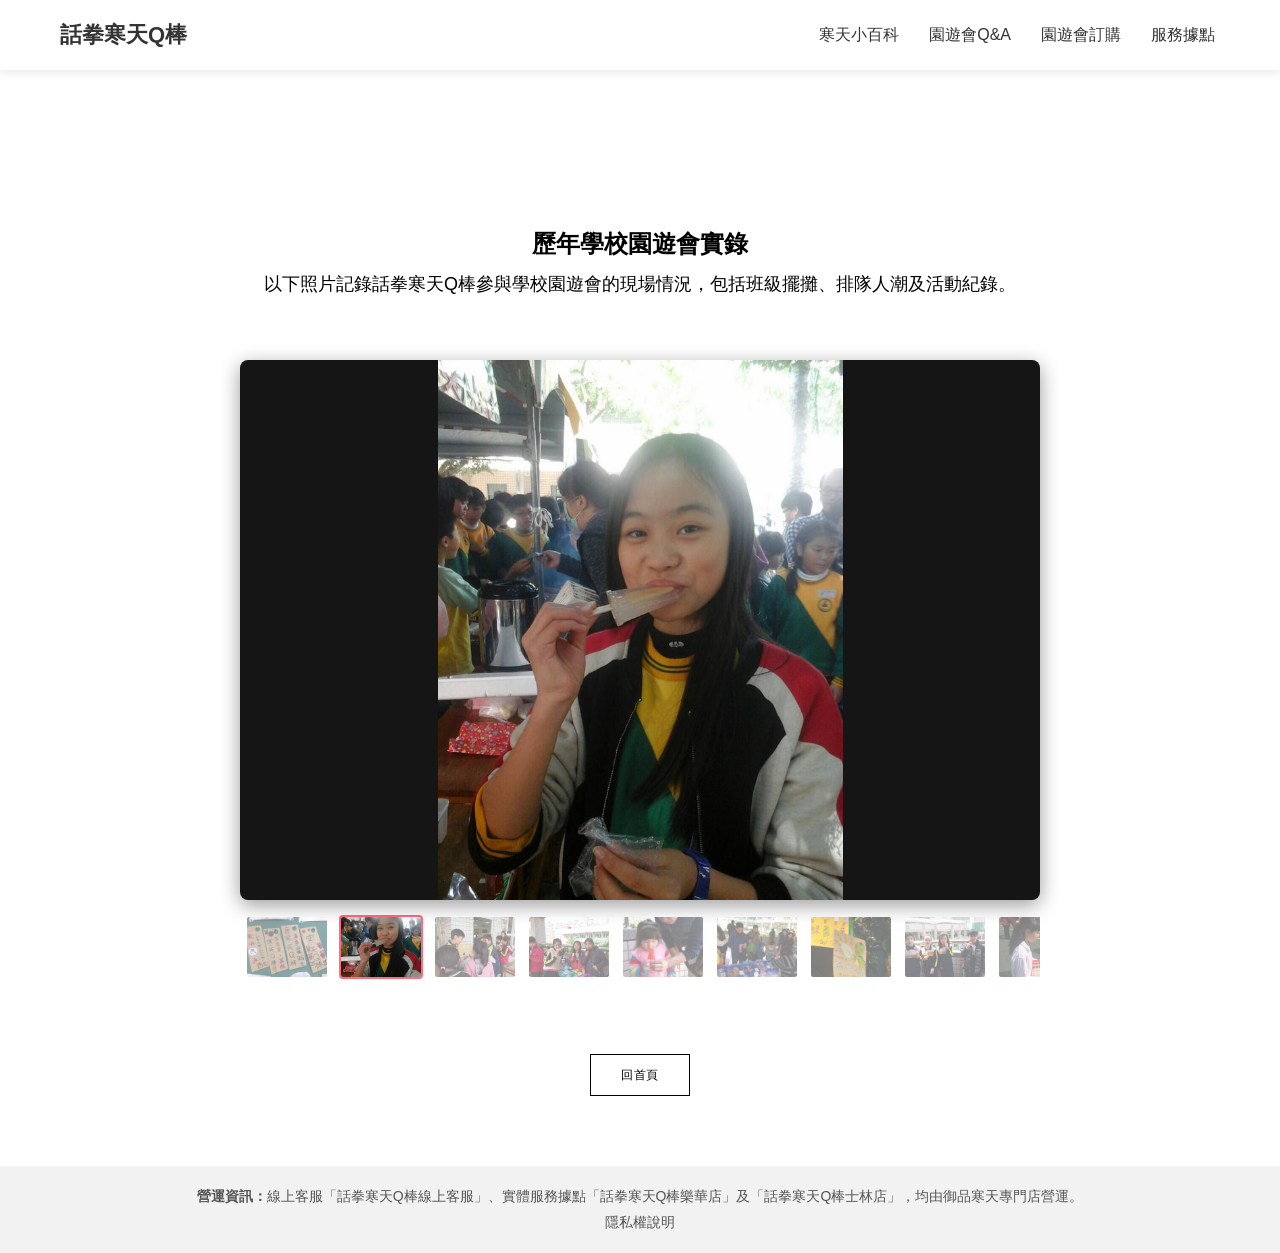
<file: 27511241802352637636.html>
<!DOCTYPE html>
<html lang="zh-Hant-TW">
	<head>
		<!-- Google tag (gtag.js) -->
		<script async src="https://www.googletagmanager.com/gtag/js?id=G-H75JQ8DB7B"></script>
		<script src="site-analytics.js"></script>
		<title>學校園遊會歷年實錄｜話拳寒天Q棒</title>
		<link rel="canonical" href="https://qqbar2013.github.io/web/27511241802352637636.html" />
		<meta name="description" content="瀏覽話拳寒天Q棒歷年學校園遊會現場照片，包含班級擺攤、排隊人潮與活動紀錄。" />
		<meta name="robots" content="index, follow, max-image-preview:large" />
		<meta property="og:locale" content="zh_TW" />
		<meta property="og:type" content="website" />
		<meta property="og:site_name" content="話拳寒天Q棒" />
		<meta property="og:title" content="學校園遊會歷年實錄｜話拳寒天Q棒" />
		<meta property="og:description" content="瀏覽歷年學校園遊會現場、排隊人潮與班級擺攤紀錄。" />
		<meta property="og:url" content="https://qqbar2013.github.io/web/27511241802352637636.html" />
		<meta property="og:image" content="https://qqbar2013.github.io/web/uploads/1/2/4/5/124560042/10503-06-190309-0038.jpg" />
		<meta name="twitter:card" content="summary_large_image" />
		<meta http-equiv="Content-Type" content="text/html; charset=utf-8" />
		<meta name="viewport" content="width=device-width, initial-scale=1.0" />
		<meta name="google-site-verification" content="z-5UtkmPJIbmb4eJAT8ooaVAMzDH4TRlbMWdKeIVxls" />

<style>
/* === 1. 彈出視窗背景與定位 === */
#site-notice {
    position: fixed;
    z-index: 1000000 !important;
    left: 0;
    top: 0;
    width: 100%;
    height: 100%;
    overflow: auto;
    background-color: rgba(0, 0, 0, 0.6); 
    display: none;
    justify-content: center;
    align-items: center;
    padding: 20px;
}
.notice-content {
    background-color: #fefefe;
    margin: auto;
    padding: 0;
    border-radius: 10px;
    width: 90%; 
    max-width: 450px; 
    box-shadow: 0 4px 12px rgba(0, 0, 0, 0.3);
    position: relative;
    overflow: hidden; 
    animation: fadeIn 0.3s; 
}
.notice-image {
    display: block;
    width: 100%; 
    height: auto; 
}
.close-btn-notice {
    color: #aaa;
    position: absolute;
    top: 5px; 
    right: 10px;
    font-size: 32px;
    font-weight: bold;
    cursor: pointer;
    line-height: 1;
    text-shadow: 0 0 5px rgba(0, 0, 0, 0.8); 
    z-index: 1000000;
}
.close-btn-notice:hover, .close-btn-notice:focus {
    color: #fff;
    text-decoration: none;
}
@keyframes fadeIn {
    from { opacity: 0; transform: scale(0.95); }
    to { opacity: 1; transform: scale(1); }
}

/* ==================== 全新導覽列結構樣式 ==================== */
:root {
  --nav-height: 70px;
  --primary-color: #333;
  --hover-color: #ff6600; 
}

.custom-navbar {
  position: fixed;
  top: 0;
  left: 0;
  width: 100%;
  height: var(--nav-height);
  background-color: #ffffff !important;
  box-shadow: 0 2px 10px rgba(0,0,0,0.1);
  z-index: 99999 !important;
}

.nav-spacer {
  height: var(--nav-height);
}

.nav-container {
  max-width: 1200px;
  margin: 0 auto;
  height: 100%;
  display: flex;
  justify-content: space-between;
  align-items: center;
  padding: 0 20px;
  box-sizing: border-box;
}

.nav-logo a {
  font-size: 22px;
  font-weight: bold;
  color: var(--primary-color);
  text-decoration: none;
}

.nav-menu ul {
  list-style: none;
  margin: 0;
  padding: 0;
  display: flex;
}

.nav-menu li {
  margin-left: 20px;
}

.nav-link {
  color: var(--primary-color);
  text-decoration: none;
  font-size: 16px;
  transition: color 0.3s;
  padding: 10px 5px;
  display: block;
}

.nav-link:hover {
  color: var(--hover-color);
}

.nav-toggle {
  display: none;
}

.nav-toggle-label {
  display: none;
}

/* ==================== RWD 手機版導覽列樣式 ==================== */
@media screen and (max-width: 768px) {
  .nav-menu {
    position: absolute;
    top: var(--nav-height);
    left: 0;
    width: 100%;
    background-color: #ffffff;
    box-shadow: 0 4px 10px rgba(0,0,0,0.1);
    max-height: 0;
    overflow: hidden;
    transition: max-height 0.3s ease-in-out;
  }

  .nav-menu ul {
    flex-direction: column;
    padding: 10px 0;
  }

  .nav-menu li {
    margin: 0;
    text-align: center;
  }

  .nav-link {
    padding: 15px 0;
    border-bottom: 1px solid #eee;
  }

  .nav-toggle-label {
    display: flex;
    align-items: center;
    cursor: pointer;
    height: 100%;
    padding: 10px;
  }

  .nav-toggle-label span,
  .nav-toggle-label span::before,
  .nav-toggle-label span::after {
    display: block;
    background: var(--primary-color);
    height: 3px;
    width: 25px;
    position: relative;
    transition: all 0.3s;
  }

  .nav-toggle-label span::before,
  .nav-toggle-label span::after {
    content: '';
    position: absolute;
  }

  .nav-toggle-label span::before { top: -8px; }
  .nav-toggle-label span::after { bottom: -8px; }

  .nav-toggle:checked ~ .nav-menu {
    max-height: 300px;
  }

  .nav-toggle:checked ~ .nav-toggle-label span {
    background: transparent;
  }

  .nav-toggle:checked ~ .nav-toggle-label span::before {
    top: 0;
    transform: rotate(45deg);
  }

  .nav-toggle:checked ~ .nav-toggle-label span::after {
    top: 0;
    transform: rotate(-45deg);
  }
}

/* === 2. 幻燈片控制樣式 === */
.gallery-container {
    max-width: 800px;
    margin: 0 auto;
    position: relative;
}
/* 大圖展示區 */
.main-stage {
    position: relative;
    width: 100%;
    height: 540px;
    background: #151515;
    border-radius: 8px;
    overflow: hidden;
    box-shadow: 0 5px 20px rgba(0,0,0,0.4);
}
.main-stage img {
    position: absolute;
    width: 100%;
    height: 100%;
    object-fit: contain; 
    opacity: 0;
    transition: opacity 0.4s ease-in-out;
    left: 0;
    top: 0;
    z-index: 1;
}
/* 透過 JS 控管動態 active 顯示效果 */
.main-stage img.active {
    opacity: 1;
    z-index: 2;
}

/* 下方縮圖橫向捲軸區 */
.thumb-scroll {
    display: flex;
    gap: 10px;
    overflow-x: auto;
    padding: 15px 5px;
    scroll-behavior: smooth;
}
.thumb-scroll::-webkit-scrollbar {
    height: 8px;
}
.thumb-scroll::-webkit-scrollbar-thumb {
    background: rgba(255,255,255,0.3);
    border-radius: 4px;
}
.thumb-scroll::-webkit-scrollbar-track {
    background: rgba(0,0,0,0.1);
}
.thumb-link {
    flex: 0 0 80px;
    height: 60px;
    border-radius: 4px;
    overflow: hidden;
    opacity: 0.5;
    transition: all 0.2s;
    border: 2px solid transparent;
}
.thumb-link.active, .thumb-link:hover, .thumb-link:focus {
    opacity: 1;
    border-color: #ff6b81; 
}
.thumb-link img {
    width: 100%;
    height: 100%;
    object-fit: cover;
}

@media (max-width: 768px) {
    .main-stage { height: 380px; } 
    .thumb-link { flex: 0 0 65px; height: 50px; }
}
</style>

		<link id="wsite-base-style" rel="stylesheet" type="text/css" href="https://cdn11.editmysite.com/css/sites.css?buildtime=1234" />
		<link rel="stylesheet" type="text/css" href="files/main_style.css?1783336841" title="wsite-theme-css" />
		<link href='https://cdn2.editmysite.com/fonts/Montserrat/font.css?2' rel='stylesheet' type='text/css' />
		<script src='https://cdn11.editmysite.com/js/jquery-1.8.3.min.js'></script>
	<style>
	.gallery-intro { max-width: 860px; margin: 0 auto 22px; padding: 18px; background: rgba(255,255,255,.92); border-radius: 14px; text-align: center; box-sizing: border-box; }
	.gallery-intro p { margin: 8px 0 0; font-size: 18px; line-height: 1.8; }
	</style>
	</head>

	<body class="no-header-page wsite-page-27511241802352637636 full-width-body-off header-overlay-on alt-nav-off wsite-theme-light">
	<div class="wrapper">
		
		<!-- === 全新精簡響應式導覽列（跨頁絕對網址版） === -->
		<header class="custom-navbar">
		  <div class="nav-container">
			<div class="nav-logo">
			  <a href="https://qqbar2013.github.io/web/">話拳寒天Q棒</a>
			</div>
			
			<input type="checkbox" id="nav-toggle" class="nav-toggle">
			<label for="nav-toggle" class="nav-toggle-label">
			  <span></span>
			</label>
			
			<nav class="nav-menu">
			  <ul>
				<li><a href="https://qqbar2013.github.io/web/#intro" class="nav-link">寒天小百科</a></li>
				<li><a href="https://qqbar2013.github.io/web/#carnival" class="nav-link">園遊會Q&A</a></li>
				<li><a href="https://qqbar2013.github.io/web/#contact" class="nav-link">園遊會訂購</a></li>
				<li><a href="https://qqbar2013.github.io/web/#service" class="nav-link">服務據點</a></li>
			  </ul>
			</nav>
		  </div>
		</header>

		<!-- 導覽列頂部緩衝區塊 -->
		<div class="nav-spacer"></div>

		<div class="main-wrap">
			<div id="wsite-content" class="wsite-elements wsite-not-footer">
				<div class="wsite-section-wrap">
					<div class="wsite-section wsite-body-section wsite-section-bg-image wsite-background-17" style="background-image: url('https://qqbar2013.github.io/web/uploads/1/2/4/5/124560042/background-images/258115876.jpg'); background-size: cover; background-position: center;">
						<div class="wsite-section-content">
							<div class="container">
								<div class="wsite-section-elements">
									<section class="gallery-intro">
									  <h1 class="wsite-content-title" style="text-align:center;"><strong>歷年學校園遊會實錄</strong></h1>
									  <p>以下照片記錄話拳寒天Q棒參與學校園遊會的現場情況，包括班級擺攤、排隊人潮及活動紀錄。</p>
									</section>
									
									<div>
										<div style="height:20px;overflow:hidden"></div>
										
										<!-- === 核心：幻燈片組件 === -->
										<div class="gallery-container">
											
											<!-- 1. 大圖舞台 -->
											<div class="main-stage" id="main-stage">
												<img id="pic1" class="active" src="https://qqbar2013.github.io/web/uploads/1/2/4/5/124560042/10503-06-190309-0038.jpg" alt="台北市國中學校園遊會-話拳寒天Q棒擺攤盛況">
												<img id="pic2" src="https://qqbar2013.github.io/web/uploads/1/2/4/5/124560042/10503-06-190309-0004.jpg" alt="熱銷園遊會Q棒現場排隊人潮照片" loading="lazy">
												<img id="pic3" src="https://qqbar2013.github.io/web/uploads/1/2/4/5/124560042/10503-06-190309-0005.jpg" alt="學校園遊會熱門攤位推薦-話拳寒天Q棒" loading="lazy">
												<img id="pic4" src="https://qqbar2013.github.io/web/uploads/1/2/4/5/124560042/10503-06-190309-0007.jpg" alt="國中高中園遊會擺攤最賺項目-寒天果凍Q棒" loading="lazy">
												<img id="pic5" src="https://qqbar2013.github.io/web/uploads/1/2/4/5/124560042/10503-06-190309-0008.jpg" alt="校慶園遊會學生排隊購買話拳寒天Q棒實錄" loading="lazy">
												<img id="pic6" src="https://qqbar2013.github.io/web/uploads/1/2/4/5/124560042/10503-06-190309-0010.jpg" alt="話拳寒天Q棒園遊會現場熱銷擺攤照片" loading="lazy">
												<img id="pic7" src="https://qqbar2013.github.io/web/uploads/1/2/4/5/124560042/10503-06-190309-0040.jpg" alt="國小校慶園遊會熱銷百支寒天Q棒紀錄" loading="lazy">
												<img id="pic8" src="https://qqbar2013.github.io/web/uploads/1/2/4/5/124560042/10503-06-190309-0012.jpg" alt="園遊會當日現做冷藏話拳寒天Q棒攤位" loading="lazy">
												<img id="pic9" src="https://qqbar2013.github.io/web/uploads/1/2/4/5/124560042/10503-06-190309-0013.jpg" alt="話拳寒天Q棒果凍條園遊會超高人氣排隊實錄" loading="lazy">
												<img id="pic10" src="https://qqbar2013.github.io/web/uploads/1/2/4/5/124560042/10503-06-190309-0018.jpg" alt="中學園遊會創業擺攤首選-話拳寒天果凍棒" loading="lazy">
												<img id="pic11" src="https://qqbar2013.github.io/web/uploads/1/2/4/5/124560042/10503-06-190309-0019.jpg" alt="台北學校園遊會擺攤盛況-高CP值寒天Q棒" loading="lazy">
												<img id="pic12" src="https://qqbar2013.github.io/web/uploads/1/2/4/5/124560042/10503-06-190309-0020.jpg" alt="話拳寒天Q棒校園園遊會熱賣現場紀實" loading="lazy">
												<img id="pic13" src="https://qqbar2013.github.io/web/uploads/1/2/4/5/124560042/10503-06-190309-0021.jpg" alt="園遊會最受學生歡迎冰涼甜點-寒天Q棒" loading="lazy">
												<img id="pic14" src="https://qqbar2013.github.io/web/uploads/1/2/4/5/124560042/10503-06-190309-0022.jpg" alt="班級園遊會擺攤大成功-話拳寒天Q棒紀錄" loading="lazy">
												<img id="pic15" src="https://qqbar2013.github.io/web/uploads/1/2/4/5/124560042/10503-06-190309-0055.jpg" alt="校慶園遊會創意攤位熱銷甜品寒天果凍棒" loading="lazy">
												<img id="pic16" src="https://qqbar2013.github.io/web/uploads/1/2/4/5/124560042/10503-06-190309-0023.jpg" alt="話拳寒天Q棒園遊會攤位前大排長龍照片" loading="lazy">
												<img id="pic17" src="https://qqbar2013.github.io/web/uploads/1/2/4/5/124560042/10503-06-190309-0003.jpg" alt="園遊會食品材料批發零售推薦-寒天Q棒" loading="lazy">
												<img id="pic18" src="https://qqbar2013.github.io/web/uploads/1/2/4/5/124560042/10503-06-190309-0024.jpg" alt="全台學校園遊會擺攤實錄-話拳寒天Q棒" loading="lazy">
												<img id="pic19" src="https://qqbar2013.github.io/web/uploads/1/2/4/5/124560042/10503-06-190309-0025.jpg" alt="園遊會當日完售熱賣甜點話拳寒天果凍條" loading="lazy">
												<img id="pic20" src="https://qqbar2013.github.io/web/uploads/1/2/4/5/124560042/10503-06-190309-0027.jpg" alt="國中園遊會班級團購首選擺攤項目寒天Q棒" loading="lazy">
												<img id="pic21" src="https://qqbar2013.github.io/web/uploads/1/2/4/5/124560042/10503-06-190309-0028.jpg" alt="校慶園遊會話拳寒天Q棒攤位現場顧客絡繹不絕" loading="lazy">
												<img id="pic22" src="https://qqbar2013.github.io/web/uploads/1/2/4/5/124560042/10503-06-190309-0029.jpg" alt="最吸睛的園遊會擺攤甜點-繽紛話拳寒天Q棒" loading="lazy">
												<img id="pic23" src="https://qqbar2013.github.io/web/uploads/1/2/4/5/124560042/10503-06-190309-0030.jpg" alt="高中職校慶園遊會話拳寒天Q棒擺攤大賺錢實錄" loading="lazy">
												<img id="pic24" src="https://qqbar2013.github.io/web/uploads/1/2/4/5/124560042/10503-06-190309-0031.jpg" alt="園遊會最暢銷冰涼寒天Q棒果凍現場照片" loading="lazy">
												<img id="pic25" src="https://qqbar2013.github.io/web/uploads/1/2/4/5/124560042/10503-06-190309-0032.jpg" alt="學生最愛校園園遊會點心-話拳寒天Q棒實拍" loading="lazy">
												<img id="pic26" src="https://qqbar2013.github.io/web/uploads/1/2/4/5/124560042/10503-06-190309-0034.jpg" alt="園遊會高人氣甜點攤位-話拳寒天Q棒推薦" loading="lazy">
												<img id="pic27" src="https://qqbar2013.github.io/web/uploads/1/2/4/5/124560042/line-album-251007-2.jpg" alt="話拳寒天Q棒歷年精選園遊會現場熱烈狀況" loading="lazy">
												<img id="pic28" src="https://qqbar2013.github.io/web/uploads/1/2/4/5/124560042/10503-06-190309-0035.jpg" alt="小學園遊會班級擺攤必勝項目話拳寒天Q棒" loading="lazy">
												<img id="pic29" src="https://qqbar2013.github.io/web/uploads/1/2/4/5/124560042/10503-06-190309-0036.jpg" alt="中小學校慶園遊會大受好評的話拳寒天Q棒" loading="lazy">
												<img id="pic30" src="https://qqbar2013.github.io/web/uploads/1/2/4/5/124560042/10503-06-190309-0037.jpg" alt="擺攤必備園遊會熱門零食批發-寒天果凍Q棒" loading="lazy">
												<img id="pic31" src="https://qqbar2013.github.io/web/uploads/1/2/4/5/124560042/10503-06-190309-0039.jpg" alt="話拳寒天Q棒校園園遊會熱賣攤位實況細節" loading="lazy">
												<img id="pic32" src="https://qqbar2013.github.io/web/uploads/1/2/4/5/124560042/10503-06-190309-0056.jpg" alt="春季園遊會熱銷消暑甜點-話拳寒天Q棒" loading="lazy">
												<img id="pic33" src="https://qqbar2013.github.io/web/uploads/1/2/4/5/124560042/10503-06-190309-0041.jpg" alt="學校園遊會擺攤現況-排隊搶購寒天Q棒" loading="lazy">
												<img id="pic34" src="https://qqbar2013.github.io/web/uploads/1/2/4/5/124560042/10503-06-190309-0044.jpg" alt="園遊會必吃高利潤擺攤點心話拳寒天Q棒" loading="lazy">
												<img id="pic35" src="https://qqbar2013.github.io/web/uploads/1/2/4/5/124560042/10503-06-190309-0045.jpg" alt="校慶園遊會特色攤位大推話拳寒天果凍Q棒" loading="lazy">
												<img id="pic36" src="https://qqbar2013.github.io/web/uploads/1/2/4/5/124560042/10503-06-190309-0046.jpg" alt="寒天Q棒果凍條校園園遊會暢銷擺攤紀錄" loading="lazy">
												<img id="pic37" src="https://qqbar2013.github.io/web/uploads/1/2/4/5/124560042/10503-06-190309-0047.jpg" alt="話拳寒天Q棒園遊會前置擺攤準備與人潮" loading="lazy">
												<img id="pic38" src="https://qqbar2013.github.io/web/uploads/1/2/4/5/124560042/10503-06-190309-0048.jpg" alt="全台大中小學園遊會熱銷話拳寒天Q棒紀實" loading="lazy">
												<img id="pic39" src="https://qqbar2013.github.io/web/uploads/1/2/4/5/124560042/10503-06-190309-0042.jpg" alt="園遊會點心材料推薦優質話拳寒天Q棒" loading="lazy">
												<img id="pic40" src="https://qqbar2013.github.io/web/uploads/1/2/4/5/124560042/10503-06-190309-0049.jpg" alt="校園園遊會大受學生青睞的話拳寒天果凍棒" loading="lazy">
												<img id="pic41" src="https://qqbar2013.github.io/web/uploads/1/2/4/5/124560042/10503-06-190309-0050.jpg" alt="班級攤位園遊會營收王-話拳寒天Q棒果凍條" loading="lazy">
												<img id="pic42" src="https://qqbar2013.github.io/web/uploads/1/2/4/5/124560042/10503-06-190309-0051.jpg" alt="熱門園遊會擺攤美食推薦話拳寒天Q棒現場" loading="lazy">
												<img id="pic43" src="https://qqbar2013.github.io/web/uploads/1/2/4/5/124560042/10503-06-190309-0052.jpg" alt="園遊會最吸引排隊人潮的攤位話拳寒天Q棒" loading="lazy">
												<img id="pic44" src="https://qqbar2013.github.io/web/uploads/1/2/4/5/124560042/10503-06-190309-0054.jpg" alt="台北校園園遊會當日完售大推寒天Q棒果凍" loading="lazy">
												<img id="pic45" src="https://qqbar2013.github.io/web/uploads/1/2/4/5/124560042/10503-06-190309-0057.jpg" alt="國中高中園遊會賺錢必備項目話拳寒天Q棒" loading="lazy">
												<img id="pic46" src="https://qqbar2013.github.io/web/uploads/1/2/4/5/124560042/10503-06-190309-0058.jpg" alt="校慶園遊會特色冰品推薦話拳寒天Q棒攤位" loading="lazy">
												<img id="pic47" src="https://qqbar2013.github.io/web/uploads/1/2/4/5/124560042/10503-06-190309-0059.jpg" alt="話拳寒天Q棒園遊會批發零售攤位擺設特寫" loading="lazy">
												<img id="pic48" src="https://qqbar2013.github.io/web/uploads/1/2/4/5/124560042/10503-06-190309-0060.jpg" alt="學生排隊瘋搶園遊會美食話拳寒天Q棒照片" loading="lazy">
												<img id="pic49" src="https://qqbar2013.github.io/web/uploads/1/2/4/5/124560042/10503-06-190309-0061.jpg" alt="園遊會熱賣排行第一甜點話拳寒天果凍條" loading="lazy">
												<img id="pic50" src="https://qqbar2013.github.io/web/uploads/1/2/4/5/124560042/10503-06-190309-0062.jpg" alt="校慶園遊會班級團購高評價擺攤寒天Q棒" loading="lazy">
												<img id="pic51" src="https://qqbar2013.github.io/web/uploads/1/2/4/5/124560042/10503-06-190309-0063.jpg" alt="最受歡迎的園遊會清涼點心話拳寒天Q棒" loading="lazy">
												<img id="pic52" src="https://qqbar2013.github.io/web/uploads/1/2/4/5/124560042/10503-06-190309-0053.jpg" alt="台北學校園遊會當天現做冰鎮寒天Q棒攤位" loading="lazy">
												<img id="pic53" src="https://qqbar2013.github.io/web/uploads/1/2/4/5/124560042/10503-06-190309-0064.jpg" alt="園遊會最暢銷低卡健康甜品話拳寒天Q棒" loading="lazy">
												<img id="pic54" src="https://qqbar2013.github.io/web/uploads/1/2/4/5/124560042/10503-06-190309-0065.jpg" alt="校園慶典園遊會大排長龍購買寒天Q棒實錄" loading="lazy">
												<img id="pic55" src="https://qqbar2013.github.io/web/uploads/1/2/4/5/124560042/line-album-251007-3.jpg" alt="話拳寒天Q棒精選歷年學校園遊會歡樂合照" loading="lazy">
												<img id="pic56" src="https://qqbar2013.github.io/web/uploads/1/2/4/5/124560042/line-album-251007-1.jpg" alt="歷年校慶園遊會話拳寒天Q棒全台熱銷珍貴紀錄">
											</div>
											
											<!-- 2. 下方橫向滑動縮圖清單 -->
											<div class="thumb-scroll" id="thumb-scroll">
												<a href="#pic1" class="thumb-link active"><img loading="lazy" decoding="async" src="https://qqbar2013.github.io/web/uploads/1/2/4/5/124560042/10503-06-190309-0038.jpg" alt="台北市國中學校園遊會-話拳寒天Q棒擺攤盛況 縮圖"></a>
												<a href="#pic2" class="thumb-link"><img loading="lazy" decoding="async" src="https://qqbar2013.github.io/web/uploads/1/2/4/5/124560042/10503-06-190309-0004.jpg" alt="熱銷園遊會Q棒現場排隊人潮照片 縮圖"></a>
												<a href="#pic3" class="thumb-link"><img loading="lazy" decoding="async" src="https://qqbar2013.github.io/web/uploads/1/2/4/5/124560042/10503-06-190309-0005.jpg" alt="學校園遊會熱門攤位推薦-話拳寒天Q棒 縮圖"></a>
												<a href="#pic4" class="thumb-link"><img loading="lazy" decoding="async" src="https://qqbar2013.github.io/web/uploads/1/2/4/5/124560042/10503-06-190309-0007.jpg" alt="國中高中園遊會擺攤最賺項目-寒天果凍Q棒 縮圖"></a>
												<a href="#pic5" class="thumb-link"><img loading="lazy" decoding="async" src="https://qqbar2013.github.io/web/uploads/1/2/4/5/124560042/10503-06-190309-0008.jpg" alt="校慶園遊會學生排隊購買話拳寒天Q棒實錄 縮圖"></a>
												<a href="#pic6" class="thumb-link"><img loading="lazy" decoding="async" src="https://qqbar2013.github.io/web/uploads/1/2/4/5/124560042/10503-06-190309-0010.jpg" alt="話拳寒天Q棒園遊會現場熱銷擺攤照片 縮圖"></a>
												<a href="#pic7" class="thumb-link"><img loading="lazy" decoding="async" src="https://qqbar2013.github.io/web/uploads/1/2/4/5/124560042/10503-06-190309-0040.jpg" alt="國小校慶園遊會熱銷百支寒天Q棒紀錄 縮圖"></a>
												<a href="#pic8" class="thumb-link"><img loading="lazy" decoding="async" src="https://qqbar2013.github.io/web/uploads/1/2/4/5/124560042/10503-06-190309-0012.jpg" alt="園遊會當日現做冷藏話拳寒天Q棒攤位 縮圖"></a>
												<a href="#pic9" class="thumb-link"><img loading="lazy" decoding="async" src="https://qqbar2013.github.io/web/uploads/1/2/4/5/124560042/10503-06-190309-0013.jpg" alt="話拳寒天Q棒果凍條園遊會超高人氣排隊實錄 縮圖"></a>
												<a href="#pic10" class="thumb-link"><img loading="lazy" decoding="async" src="https://qqbar2013.github.io/web/uploads/1/2/4/5/124560042/10503-06-190309-0018.jpg" alt="中學園遊會創業擺攤首選-話拳寒天果凍棒 縮圖"></a>
												<a href="#pic11" class="thumb-link"><img loading="lazy" decoding="async" src="https://qqbar2013.github.io/web/uploads/1/2/4/5/124560042/10503-06-190309-0019.jpg" alt="台北學校園遊會擺攤盛況-高CP值寒天Q棒 縮圖"></a>
												<a href="#pic12" class="thumb-link"><img loading="lazy" decoding="async" src="https://qqbar2013.github.io/web/uploads/1/2/4/5/124560042/10503-06-190309-0020.jpg" alt="話拳寒天Q棒校園園遊會熱賣現場紀實 縮圖"></a>
												<a href="#pic13" class="thumb-link"><img loading="lazy" decoding="async" src="https://qqbar2013.github.io/web/uploads/1/2/4/5/124560042/10503-06-190309-0021.jpg" alt="園遊會最受學生歡迎冰涼甜點-寒天Q棒 縮圖"></a>
												<a href="#pic14" class="thumb-link"><img loading="lazy" decoding="async" src="https://qqbar2013.github.io/web/uploads/1/2/4/5/124560042/10503-06-190309-0022.jpg" alt="班級園遊會擺攤大成功-話拳寒天Q棒紀錄 縮圖"></a>
												<a href="#pic15" class="thumb-link"><img loading="lazy" decoding="async" src="https://qqbar2013.github.io/web/uploads/1/2/4/5/124560042/10503-06-190309-0055.jpg" alt="校慶園遊會創意攤位熱銷甜品寒天果凍棒 縮圖"></a>
												<a href="#pic16" class="thumb-link"><img loading="lazy" decoding="async" src="https://qqbar2013.github.io/web/uploads/1/2/4/5/124560042/10503-06-190309-0023.jpg" alt="話拳寒天Q棒園遊會攤位前大排長龍照片 縮圖"></a>
												<a href="#pic17" class="thumb-link"><img loading="lazy" decoding="async" src="https://qqbar2013.github.io/web/uploads/1/2/4/5/124560042/10503-06-190309-0003.jpg" alt="園遊會食品材料批發零售推薦-寒天Q棒 縮圖"></a>
												<a href="#pic18" class="thumb-link"><img loading="lazy" decoding="async" src="https://qqbar2013.github.io/web/uploads/1/2/4/5/124560042/10503-06-190309-0024.jpg" alt="全台學校園遊會擺攤實錄-話拳寒天Q棒 縮圖"></a>
												<a href="#pic19" class="thumb-link"><img loading="lazy" decoding="async" src="https://qqbar2013.github.io/web/uploads/1/2/4/5/124560042/10503-06-190309-0025.jpg" alt="園遊會當日完售熱賣甜點話拳寒天果凍條 縮圖"></a>
												<a href="#pic20" class="thumb-link"><img loading="lazy" decoding="async" src="https://qqbar2013.github.io/web/uploads/1/2/4/5/124560042/10503-06-190309-0027.jpg" alt="國中園遊會班級團購首選擺攤項目寒天Q棒 縮圖"></a>
												<a href="#pic21" class="thumb-link"><img loading="lazy" decoding="async" src="https://qqbar2013.github.io/web/uploads/1/2/4/5/124560042/10503-06-190309-0028.jpg" alt="校慶園遊會話拳寒天Q棒攤位現場顧客絡繹不絕 縮圖"></a>
												<a href="#pic22" class="thumb-link"><img loading="lazy" decoding="async" src="https://qqbar2013.github.io/web/uploads/1/2/4/5/124560042/10503-06-190309-0029.jpg" alt="最吸睛的園遊會擺攤甜點-繽紛話拳寒天Q棒 縮圖"></a>
												<a href="#pic23" class="thumb-link"><img loading="lazy" decoding="async" src="https://qqbar2013.github.io/web/uploads/1/2/4/5/124560042/10503-06-190309-0030.jpg" alt="高中職校慶園遊會話拳寒天Q棒擺攤大賺錢實錄 縮圖"></a>
												<a href="#pic24" class="thumb-link"><img loading="lazy" decoding="async" src="https://qqbar2013.github.io/web/uploads/1/2/4/5/124560042/10503-06-190309-0031.jpg" alt="園遊會最暢銷冰涼寒天Q棒果凍現場照片 縮圖"></a>
												<a href="#pic25" class="thumb-link"><img loading="lazy" decoding="async" src="https://qqbar2013.github.io/web/uploads/1/2/4/5/124560042/10503-06-190309-0032.jpg" alt="學生最愛校園園遊會點心-話拳寒天Q棒實拍 縮圖"></a>
												<a href="#pic26" class="thumb-link"><img loading="lazy" decoding="async" src="https://qqbar2013.github.io/web/uploads/1/2/4/5/124560042/10503-06-190309-0034.jpg" alt="園遊會高人氣甜點攤位-話拳寒天Q棒推薦 縮圖"></a>
												<a href="#pic27" class="thumb-link"><img loading="lazy" decoding="async" src="https://qqbar2013.github.io/web/uploads/1/2/4/5/124560042/line-album-251007-2.jpg" alt="話拳寒天Q棒歷年精選園遊會現場熱烈狀況 縮圖"></a>
												<a href="#pic28" class="thumb-link"><img loading="lazy" decoding="async" src="https://qqbar2013.github.io/web/uploads/1/2/4/5/124560042/10503-06-190309-0035.jpg" alt="小學園遊會班級擺攤必勝項目話拳寒天Q棒 縮圖"></a>
												<a href="#pic29" class="thumb-link"><img loading="lazy" decoding="async" src="https://qqbar2013.github.io/web/uploads/1/2/4/5/124560042/10503-06-190309-0036.jpg" alt="中小學校慶園遊會大受好評的話拳寒天Q棒 縮圖"></a>
												<a href="#pic30" class="thumb-link"><img loading="lazy" decoding="async" src="https://qqbar2013.github.io/web/uploads/1/2/4/5/124560042/10503-06-190309-0037.jpg" alt="擺攤必備園遊會熱門零食批發-寒天果凍Q棒 縮圖"></a>
												<a href="#pic31" class="thumb-link"><img loading="lazy" decoding="async" src="https://qqbar2013.github.io/web/uploads/1/2/4/5/124560042/10503-06-190309-0039.jpg" alt="話拳寒天Q棒校園園遊會熱賣攤位實況細節 縮圖"></a>
												<a href="#pic32" class="thumb-link"><img loading="lazy" decoding="async" src="https://qqbar2013.github.io/web/uploads/1/2/4/5/124560042/10503-06-190309-0056.jpg" alt="春季園遊會熱銷消暑甜點-話拳寒天Q棒 縮圖"></a>
												<a href="#pic33" class="thumb-link"><img loading="lazy" decoding="async" src="https://qqbar2013.github.io/web/uploads/1/2/4/5/124560042/10503-06-190309-0041.jpg" alt="學校園遊會擺攤現況-排隊搶購寒天Q棒 縮圖"></a>
												<a href="#pic34" class="thumb-link"><img loading="lazy" decoding="async" src="https://qqbar2013.github.io/web/uploads/1/2/4/5/124560042/10503-06-190309-0044.jpg" alt="園遊會必吃高利潤擺攤點心話拳寒天Q棒 縮圖"></a>
												<a href="#pic35" class="thumb-link"><img loading="lazy" decoding="async" src="https://qqbar2013.github.io/web/uploads/1/2/4/5/124560042/10503-06-190309-0045.jpg" alt="校慶園遊會特色攤位大推話拳寒天果凍Q棒 縮圖"></a>
												<a href="#pic36" class="thumb-link"><img loading="lazy" decoding="async" src="https://qqbar2013.github.io/web/uploads/1/2/4/5/124560042/10503-06-190309-0046.jpg" alt="寒天Q棒果凍條校園園遊會暢銷擺攤紀錄 縮圖"></a>
												<a href="#pic37" class="thumb-link"><img loading="lazy" decoding="async" src="https://qqbar2013.github.io/web/uploads/1/2/4/5/124560042/10503-06-190309-0047.jpg" alt="話拳寒天Q棒園遊會前置擺攤準備與人潮 縮圖"></a>
												<a href="#pic38" class="thumb-link"><img loading="lazy" decoding="async" src="https://qqbar2013.github.io/web/uploads/1/2/4/5/124560042/10503-06-190309-0048.jpg" alt="全台大中小學園遊會熱銷話拳寒天Q棒紀實 縮圖"></a>
												<a href="#pic39" class="thumb-link"><img loading="lazy" decoding="async" src="https://qqbar2013.github.io/web/uploads/1/2/4/5/124560042/10503-06-190309-0042.jpg" alt="園遊會點心材料推薦優質話拳寒天Q棒 縮圖"></a>
												<a href="#pic40" class="thumb-link"><img loading="lazy" decoding="async" src="https://qqbar2013.github.io/web/uploads/1/2/4/5/124560042/10503-06-190309-0049.jpg" alt="校園園遊會大受學生青睞的話拳寒天果凍棒 縮圖"></a>
												<a href="#pic41" class="thumb-link"><img loading="lazy" decoding="async" src="https://qqbar2013.github.io/web/uploads/1/2/4/5/124560042/10503-06-190309-0050.jpg" alt="班級攤位園遊會營收王-話拳寒天Q棒果凍條 縮圖"></a>
												<a href="#pic42" class="thumb-link"><img loading="lazy" decoding="async" src="https://qqbar2013.github.io/web/uploads/1/2/4/5/124560042/10503-06-190309-0051.jpg" alt="熱門園遊會擺攤美食推薦話拳寒天Q棒現場 縮圖"></a>
												<a href="#pic43" class="thumb-link"><img loading="lazy" decoding="async" src="https://qqbar2013.github.io/web/uploads/1/2/4/5/124560042/10503-06-190309-0052.jpg" alt="園遊會最吸引排隊人潮的攤位話拳寒天Q棒 縮圖"></a>
												<a href="#pic44" class="thumb-link"><img loading="lazy" decoding="async" src="https://qqbar2013.github.io/web/uploads/1/2/4/5/124560042/10503-06-190309-0054.jpg" alt="台北校園園遊會當日完售大推寒天Q棒果凍 縮圖"></a>
												<a href="#pic45" class="thumb-link"><img loading="lazy" decoding="async" src="https://qqbar2013.github.io/web/uploads/1/2/4/5/124560042/10503-06-190309-0057.jpg" alt="國中高中園遊會賺錢必備項目話拳寒天Q棒 縮圖"></a>
												<a href="#pic46" class="thumb-link"><img loading="lazy" decoding="async" src="https://qqbar2013.github.io/web/uploads/1/2/4/5/124560042/10503-06-190309-0058.jpg" alt="校慶園遊會特色冰品推薦話拳寒天Q棒攤位 縮圖"></a>
												<a href="#pic47" class="thumb-link"><img loading="lazy" decoding="async" src="https://qqbar2013.github.io/web/uploads/1/2/4/5/124560042/10503-06-190309-0059.jpg" alt="話拳寒天Q棒園遊會批發零售攤位擺設特寫 縮圖"></a>
												<a href="#pic48" class="thumb-link"><img loading="lazy" decoding="async" src="https://qqbar2013.github.io/web/uploads/1/2/4/5/124560042/10503-06-190309-0060.jpg" alt="學生排隊瘋搶園遊會美食話拳寒天Q棒照片 縮圖"></a>
												<a href="#pic49" class="thumb-link"><img loading="lazy" decoding="async" src="https://qqbar2013.github.io/web/uploads/1/2/4/5/124560042/10503-06-190309-0061.jpg" alt="園遊會熱賣排行第一甜點話拳寒天果凍條 縮圖"></a>
												<a href="#pic50" class="thumb-link"><img loading="lazy" decoding="async" src="https://qqbar2013.github.io/web/uploads/1/2/4/5/124560042/10503-06-190309-0062.jpg" alt="校慶園遊會班級團購高評價擺攤寒天Q棒 縮圖"></a>
												<a href="#pic51" class="thumb-link"><img loading="lazy" decoding="async" src="https://qqbar2013.github.io/web/uploads/1/2/4/5/124560042/10503-06-190309-0063.jpg" alt="最受歡迎的園遊會清涼點心話拳寒天Q棒 縮圖"></a>
												<a href="#pic52" class="thumb-link"><img loading="lazy" decoding="async" src="https://qqbar2013.github.io/web/uploads/1/2/4/5/124560042/10503-06-190309-0053.jpg" alt="台北學校園遊會當天現做冰鎮寒天Q棒攤位 縮圖"></a>
												<a href="#pic53" class="thumb-link"><img loading="lazy" decoding="async" src="https://qqbar2013.github.io/web/uploads/1/2/4/5/124560042/10503-06-190309-0064.jpg" alt="園遊會最暢銷低卡健康甜品話拳寒天Q棒 縮圖"></a>
												<a href="#pic54" class="thumb-link"><img loading="lazy" decoding="async" src="https://qqbar2013.github.io/web/uploads/1/2/4/5/124560042/10503-06-190309-0065.jpg" alt="校園慶典園遊會大排長龍購買寒天Q棒實錄 縮圖"></a>
												<a href="#pic55" class="thumb-link"><img loading="lazy" decoding="async" src="https://qqbar2013.github.io/web/uploads/1/2/4/5/124560042/line-album-251007-3.jpg" alt="話拳寒天Q棒精選歷年學校園遊會歡樂合照 縮圖"></a>
												<a href="#pic56" class="thumb-link"><img loading="lazy" decoding="async" src="https://qqbar2013.github.io/web/uploads/1/2/4/5/124560042/line-album-251007-1.jpg" alt="歷年校慶園遊會話拳寒天Q棒全台熱銷珍貴紀錄 縮圖"></a>
											</div>
										</div>

										<div style="height:20px;overflow:hidden"></div>
									</div>

									<div style="text-align:center;">
										<div style="height: 40px; overflow: hidden;"></div>
										<a class="wsite-button wsite-button-small wsite-button-normal" href="https://qqbar2013.github.io/web/">
											<span class="wsite-button-inner">回首頁</span>
										</a>
										<div style="height: 10px; overflow: hidden;"></div>
									</div>
								</div>
							</div>
						</div>
					</div>
				</div>
			</div>
		</div>

		<div class="footer-wrap">
			<div class="footer"></div>
		</div>
	</div>

<script>
document.addEventListener('DOMContentLoaded', function() {
    // === 1. 移除 Weebly 相關廣告殘留 ===
    var adElement = document.getElementById('weebly-footer-signup-container-v3');
    if (adElement) { adElement.remove(); }

    // === 2. 全新手機選單點擊自動關閉邏輯 ===
    var navLinks = document.querySelectorAll('.nav-link');
    var navToggle = document.getElementById('nav-toggle');

    navLinks.forEach(function(link) {
        link.addEventListener('click', function() {
            if (navToggle) {
                navToggle.checked = false; 
            }
        });
    });

    // === 3. 彈出公告視窗點擊強制關閉邏輯 ===
    var popup = document.getElementById('site-notice');
    document.addEventListener('click', function(event) {
        if (!popup || popup.style.display === 'none') return;
        var isCloseButton = event.target.closest('.close-btn-notice');
        var isBackdrop = (event.target === popup);
        if (isCloseButton || isBackdrop) {
            popup.style.setProperty('display', 'none', 'important');
            event.stopPropagation(); 
        }
    }, true);

    // === 4. 每 1.5 秒自動播放照片 + 縮圖連動機制 ===
    var mainImages = document.querySelectorAll('#main-stage img');
    var thumbLinks = document.querySelectorAll('#thumb-scroll .thumb-link');
    var thumbContainer = document.getElementById('thumb-scroll');
    var currentIndex = 0;
    var totalImages = mainImages.length;
    var playInterval;

    // 切換到指定索引照片的函式
    function changeSlide(index) {
        // 移除目前所有 active 狀態
        mainImages.forEach(function(img) { img.classList.remove('active'); });
        thumbLinks.forEach(function(lnk) { lnk.classList.remove('active'); });

        // 設定新索引的 active 狀態
        mainImages[index].classList.add('active');
        thumbLinks[index].classList.add('active');

        // 讓下方縮圖捲軸自動對齊到目前 active 的縮圖
        var targetThumb = thumbLinks[index];
        if (thumbContainer && targetThumb) {
            var containerWidth = thumbContainer.clientWidth;
            var thumbLeft = targetThumb.offsetLeft;
            var thumbWidth = targetThumb.clientWidth;
            // 計算置中滾動位置
            thumbContainer.scrollLeft = thumbLeft - (containerWidth / 2) + (thumbWidth / 2);
        }
        currentIndex = index;
    }

    // 啟動定時器（1.5 秒播放一次）
    function startAutoPlay() {
        playInterval = setInterval(function() {
            var nextIndex = (currentIndex + 1) % totalImages;
            changeSlide(nextIndex);
        }, 1500);
    }

    // 停止定時器
    function stopAutoPlay() {
        clearInterval(playInterval);
    }

    // 為下方每個縮圖綁定點擊事件
    thumbLinks.forEach(function(link, index) {
        link.addEventListener('click', function(e) {
            e.preventDefault(); // 阻擋原生 # 網址錨點跳轉，改用 JS 平滑處理
            stopAutoPlay();     // 使用者點擊時先暫停自動播放
            changeSlide(index); // 切換照片
            startAutoPlay();    // 重新計時自動播放
        });
    });

    // 啟動自動播放
    if (totalImages > 0) {
        startAutoPlay();
    }
});
</script>
		<div style="padding:18px 16px;text-align:center;font-size:14px;line-height:1.8;color:#555;"><strong>營運資訊：</strong>線上客服「話拳寒天Q棒線上客服」、實體服務據點「話拳寒天Q棒樂華店」及「話拳寒天Q棒士林店」，均由御品寒天專門店營運。<br><a href="privacy.html">隱私權說明</a></div>
	</body>
</html>
</file>
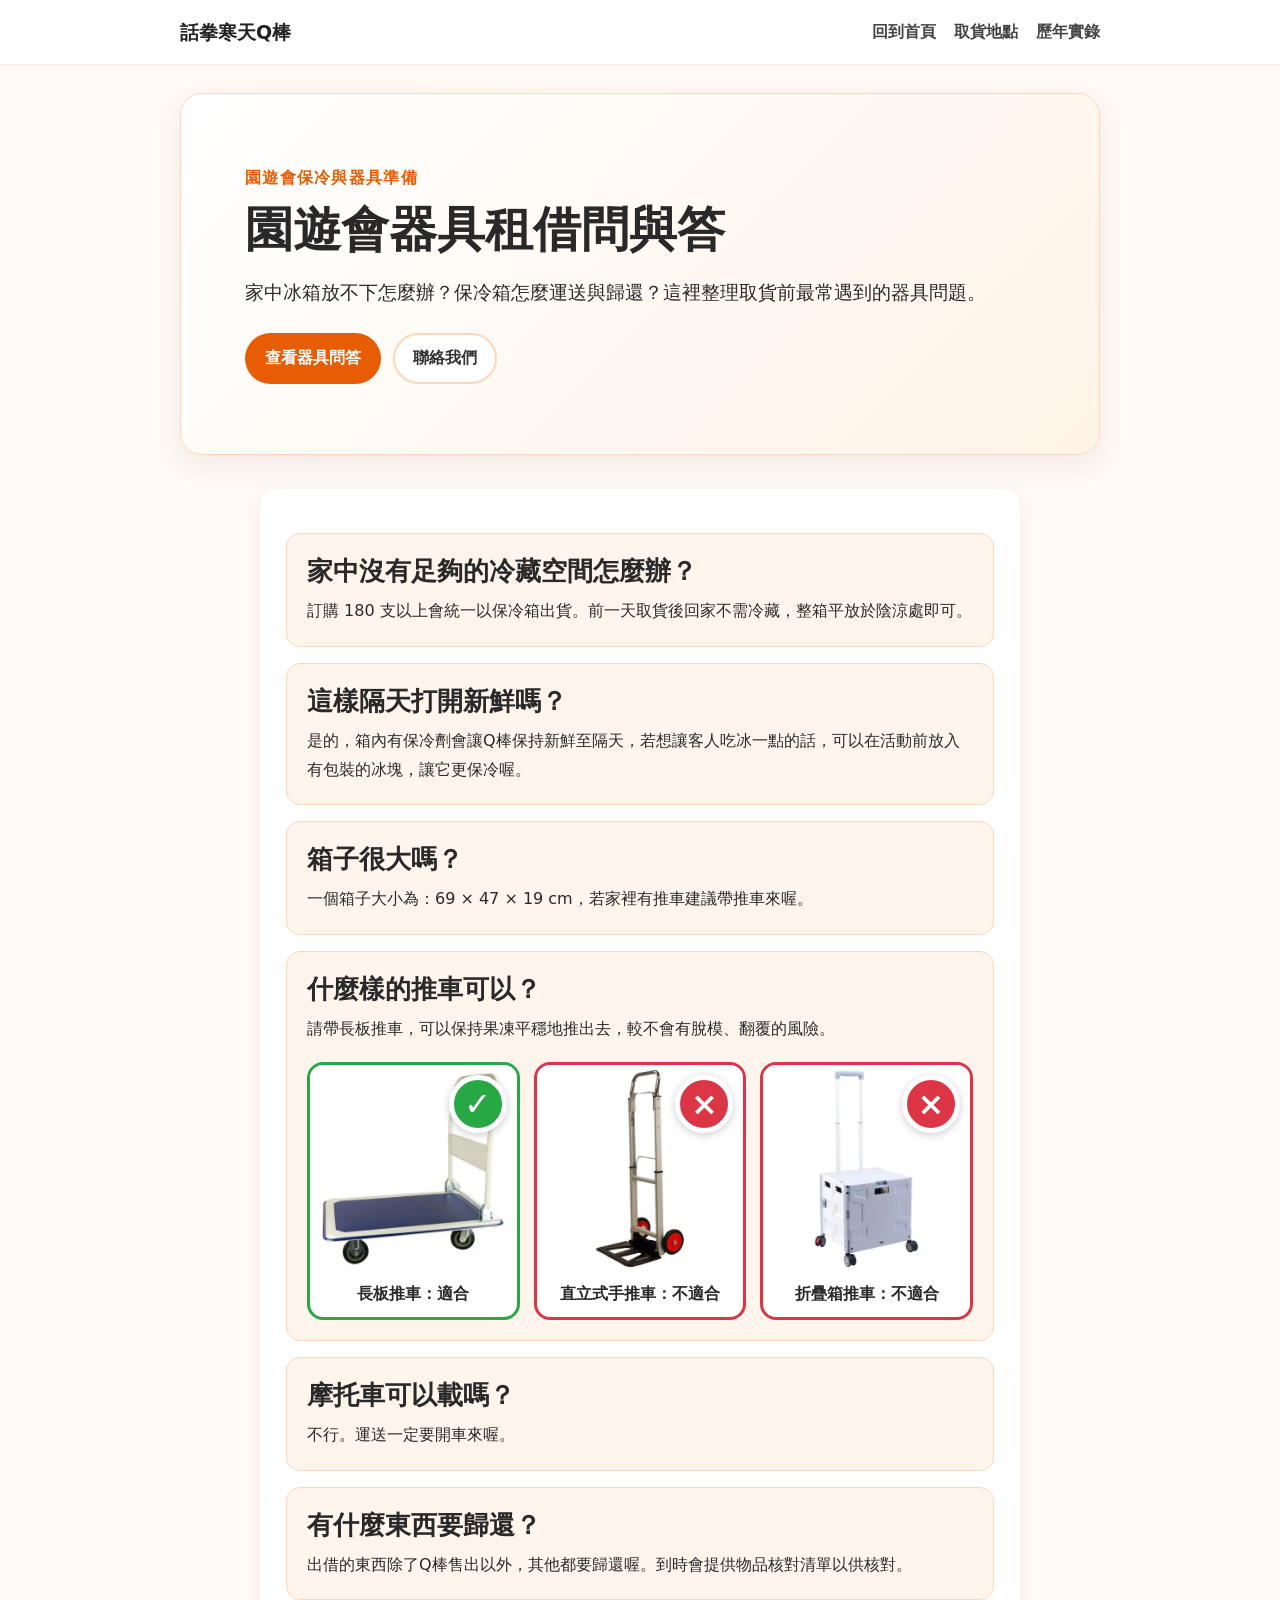
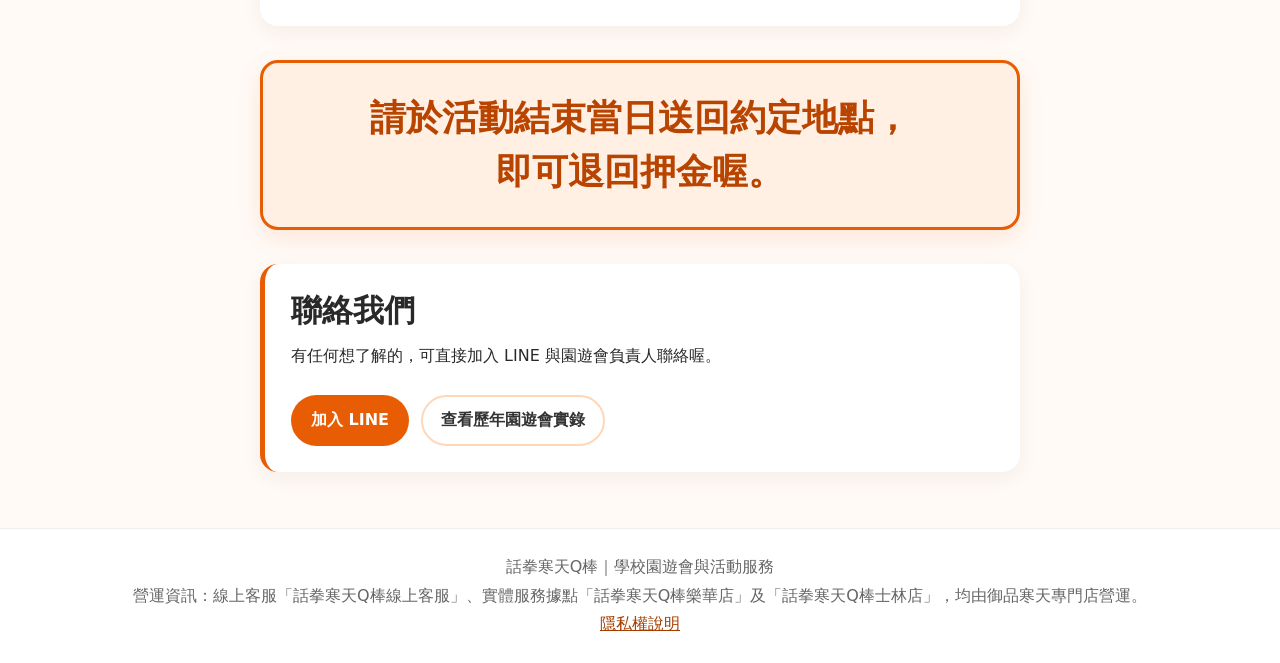
<file: equipment-rental-faq.html>
<!doctype html>
<html lang="zh-Hant-TW">
<head>
  <!-- Google tag (gtag.js) -->
  <script async src="https://www.googletagmanager.com/gtag/js?id=G-H75JQ8DB7B"></script>
  <script src="site-analytics.js"></script>
  <meta charset="utf-8">
  <meta name="viewport" content="width=device-width, initial-scale=1">
  <title>園遊會器具租借問與答｜寒天Q棒保冷準備</title>
  <meta name="description" content="園遊會保冷箱怎麼運送與歸還？整理隔天保鮮、箱子尺寸、適合推車、汽車運送、器材歸還與押金退回等常見問題。">
  <meta name="robots" content="index,follow,max-image-preview:large">
  <link rel="canonical" href="https://qqbar2013.github.io/web/equipment-rental-faq.html">
  <meta property="og:type" content="website">
  <meta property="og:locale" content="zh_TW">
  <meta property="og:site_name" content="話拳寒天Q棒">
  <meta property="og:title" content="園遊會器具租借問與答｜寒天Q棒保冷準備">
  <meta property="og:description" content="園遊會保冷箱尺寸、適合推車、汽車運送、器材歸還與押金退回常見問題。">
  <meta property="og:url" content="https://qqbar2013.github.io/web/equipment-rental-faq.html">
  <meta property="og:image" content="https://qqbar2013.github.io/web/uploads/1/2/4/5/124560042/cart-long-platform.webp">
  <style>
    :root { --orange:#e85d04; --ink:#292929; --soft:#fff5ec; --line:#ffd7b8; }
    * { box-sizing:border-box; }
    html { scroll-behavior:smooth; }
    body { margin:0; color:var(--ink); background:#fffaf6; font-family:system-ui,-apple-system,"Segoe UI","Noto Sans TC",sans-serif; line-height:1.8; }
    a { color:#a53e00; }
    a:focus-visible { outline:3px solid #1f6feb; outline-offset:3px; }
    .topbar { position:sticky; top:0; z-index:5; background:rgba(255,255,255,.96); border-bottom:1px solid #eee; }
    .nav { max-width:960px; min-height:64px; margin:auto; padding:0 20px; display:flex; align-items:center; justify-content:space-between; gap:20px; }
    .brand { color:#222; font-size:19px; font-weight:800; text-decoration:none; }
    .nav-links { display:flex; gap:18px; flex-wrap:wrap; }
    .nav-links a { color:#444; font-weight:650; text-decoration:none; }
    main { max-width:960px; margin:auto; padding:28px 20px 56px; }
    .hero { overflow:hidden; padding:clamp(30px,7vw,70px) clamp(22px,6vw,64px); background:linear-gradient(135deg,#fff 0%,#fff3e7 100%); border:1px solid var(--line); border-radius:22px; box-shadow:0 10px 30px rgba(80,42,12,.08); }
    .hero-copy { max-width:760px; }
    .eyebrow { margin:0 0 6px; color:var(--orange); font-weight:800; letter-spacing:.08em; }
    h1 { margin:0; font-size:clamp(30px,5vw,48px); line-height:1.25; }
    .lead { margin:16px 0 0; font-size:19px; }
    .actions { display:flex; flex-wrap:wrap; gap:12px; margin-top:24px; }
    .button { display:inline-block; padding:11px 20px; border-radius:999px; background:var(--orange); color:#fff; font-weight:800; text-decoration:none; }
    .button.secondary { color:#333; background:#fff; border:2px solid var(--line); padding:9px 18px; }
    article { max-width:760px; margin:34px auto 0; }
    article section { margin-top:34px; padding:26px; background:#fff; border-radius:18px; box-shadow:0 6px 20px rgba(80,42,12,.06); }
    h2 { margin:0 0 10px; font-size:clamp(24px,4vw,31px); line-height:1.35; }
    h3 { margin:22px 0 6px; font-size:21px; }
    p { margin:10px 0; }
    .checklist { margin:16px 0 0; padding-left:1.3em; }
    .checklist li { margin:8px 0; }
    .faq-list { display:grid; gap:16px; margin-top:18px; }
    .faq-item { padding:20px; background:var(--soft); border:1px solid var(--line); border-radius:14px; }
    .faq-item h2 { margin:0 0 8px; font-size:clamp(21px,3vw,26px); }
    .faq-item p { margin:0; }
    .cart-grid { display:grid; grid-template-columns:repeat(3,minmax(0,1fr)); gap:14px; margin-top:18px; }
    .cart-card { position:relative; overflow:hidden; margin:0; background:#fff; border:3px solid; border-radius:16px; }
    .cart-card.good { border-color:#28a745; }
    .cart-card.bad { border-color:#dc3545; }
    .cart-card img { display:block; width:100%; height:auto; aspect-ratio:1/1; object-fit:cover; }
    .cart-card figcaption { padding:8px 10px; text-align:center; font-weight:800; }
    .cart-mark { position:absolute; top:10px; right:10px; display:grid; width:58px; height:58px; place-items:center; color:#fff; border:5px solid #fff; border-radius:50%; box-shadow:0 2px 8px rgba(0,0,0,.2); font-size:32px; font-weight:900; line-height:1; }
    .good .cart-mark { background:#28a745; }
    .bad .cart-mark { background:#dc3545; }
    .return-highlight { margin-top:34px; padding:28px; text-align:center; background:#fff0e3; border:3px solid var(--orange); border-radius:18px; box-shadow:0 8px 24px rgba(232,93,4,.12); }
    .return-highlight strong { display:block; color:#b94400; font-size:clamp(26px,4vw,36px); line-height:1.5; }
    .note { border-left:5px solid var(--orange); }
    footer { padding:24px 20px; text-align:center; color:#666; border-top:1px solid #eee; background:#fff; }
    @media (max-width:700px) {
      .nav { align-items:flex-start; flex-direction:column; padding-top:13px; padding-bottom:13px; }
      .nav-links { gap:12px; font-size:15px; }
      main { padding:16px 12px 40px; }
      article section { padding:20px; }
      .faq-item { padding:17px; }
      .cart-grid { grid-template-columns:1fr; }
    }
  </style>
  <script type="application/ld+json">
  {
    "@context":"https://schema.org",
    "@type":"FAQPage",
    "name":"園遊會器具租借問與答",
    "description":"園遊會保冷箱尺寸、適合推車、汽車運送、器材歸還與押金退回常見問題。",
    "mainEntity":[
      {
        "@type":"Question",
        "name":"家中沒有足夠的冷藏空間怎麼辦？",
        "acceptedAnswer":{"@type":"Answer","text":"訂購 180 支以上會統一以保冷箱出貨。前一天取貨後回家不需冷藏，整箱平放於陰涼處即可。"}
      },
      {
        "@type":"Question",
        "name":"這樣隔天打開新鮮嗎？",
        "acceptedAnswer":{"@type":"Answer","text":"是的，箱內有保冷劑會讓Q棒保持新鮮至隔天；若想讓客人吃冰一點，可以在活動前放入有包裝的冰塊，讓它更保冷。"}
      },
      {
        "@type":"Question",
        "name":"箱子很大嗎？",
        "acceptedAnswer":{"@type":"Answer","text":"一個箱子大小為 69 × 47 × 19 cm，若家裡有推車建議帶推車來。"}
      },
      {
        "@type":"Question",
        "name":"什麼樣的推車可以？",
        "acceptedAnswer":{"@type":"Answer","text":"請帶長板推車，可以保持果凍平穩地推出去，較不會有脫模、翻覆的風險。"}
      },
      {
        "@type":"Question",
        "name":"摩托車可以載嗎？",
        "acceptedAnswer":{"@type":"Answer","text":"不行，運送一定要開車來。"}
      },
      {
        "@type":"Question",
        "name":"有什麼東西要歸還？",
        "acceptedAnswer":{"@type":"Answer","text":"出借的東西除了Q棒售出以外，其他都要歸還。到時會提供物品核對清單以供核對。"}
      }
    ]
  }
  </script>
  <script type="application/ld+json">
  {
    "@context":"https://schema.org",
    "@type":"BreadcrumbList",
    "itemListElement":[
      {"@type":"ListItem","position":1,"name":"首頁","item":"https://qqbar2013.github.io/web/"},
      {"@type":"ListItem","position":2,"name":"園遊會器具租借問與答","item":"https://qqbar2013.github.io/web/equipment-rental-faq.html"}
    ]
  }
  </script>
</head>
<body>
  <header class="topbar">
    <nav class="nav" aria-label="主要導覽">
      <a class="brand" href="./">話拳寒天Q棒</a>
      <div class="nav-links">
        <a href="./">回到首頁</a>
        <a href="address.html">取貨地點</a>
        <a href="27511241802352637636.html">歷年實錄</a>
      </div>
    </nav>
  </header>

  <main>
    <div class="hero">
      <div class="hero-copy">
        <p class="eyebrow">園遊會保冷與器具準備</p>
        <h1>園遊會器具租借問與答</h1>
        <p class="lead">家中冰箱放不下怎麼辦？保冷箱怎麼運送與歸還？這裡整理取貨前最常遇到的器具問題。</p>
        <div class="actions">
          <a class="button" href="#rental-faq">查看器具問答</a>
          <a class="button secondary" href="https://line.me/R/ti/p/@qqbar">聯絡我們</a>
        </div>
      </div>
    </div>

    <article>
      <section id="rental-faq">
        <div class="faq-list">
          <div class="faq-item">
            <h2>家中沒有足夠的冷藏空間怎麼辦？</h2>
            <p>訂購 180 支以上會統一以保冷箱出貨。前一天取貨後回家不需冷藏，整箱平放於陰涼處即可。</p>
          </div>
          <div class="faq-item">
            <h2>這樣隔天打開新鮮嗎？</h2>
            <p>是的，箱內有保冷劑會讓Q棒保持新鮮至隔天，若想讓客人吃冰一點的話，可以在活動前放入有包裝的冰塊，讓它更保冷喔。</p>
          </div>
          <div class="faq-item">
            <h2>箱子很大嗎？</h2>
            <p>一個箱子大小為：69 × 47 × 19 cm，若家裡有推車建議帶推車來喔。</p>
          </div>
          <div class="faq-item">
            <h2>什麼樣的推車可以？</h2>
            <p>請帶長板推車，可以保持果凍平穩地推出去，較不會有脫模、翻覆的風險。</p>
            <div class="cart-grid" aria-label="適合與不適合的推車比較">
              <figure class="cart-card good">
                <span class="cart-mark" aria-hidden="true">✓</span>
                <img src="uploads/1/2/4/5/124560042/cart-long-platform.webp" width="480" height="480" alt="適合使用的長板推車" loading="lazy" decoding="async">
                <figcaption>長板推車：適合</figcaption>
              </figure>
              <figure class="cart-card bad">
                <span class="cart-mark" aria-hidden="true">×</span>
                <img src="uploads/1/2/4/5/124560042/cart-hand-truck.webp" width="480" height="480" alt="不適合使用的直立式手推車" loading="lazy" decoding="async">
                <figcaption>直立式手推車：不適合</figcaption>
              </figure>
              <figure class="cart-card bad">
                <span class="cart-mark" aria-hidden="true">×</span>
                <img src="uploads/1/2/4/5/124560042/cart-folding-box.webp" width="480" height="480" alt="不適合使用的折疊箱推車" loading="lazy" decoding="async">
                <figcaption>折疊箱推車：不適合</figcaption>
              </figure>
            </div>
          </div>
          <div class="faq-item">
            <h2>摩托車可以載嗎？</h2>
            <p>不行。運送一定要開車來喔。</p>
          </div>
          <div class="faq-item">
            <h2>有什麼東西要歸還？</h2>
            <p>出借的東西除了Q棒售出以外，其他都要歸還喔。到時會提供物品核對清單以供核對。</p>
          </div>
        </div>
      </section>

      <aside class="return-highlight" aria-label="器具歸還重要提醒">
        <strong>請於活動結束當日送回約定地點，<br>即可退回押金喔。</strong>
      </aside>

      <section class="note">
        <h2>聯絡我們</h2>
        <p>有任何想了解的，可直接加入 LINE 與園遊會負責人聯絡喔。</p>
        <div class="actions">
          <a class="button" href="https://line.me/R/ti/p/@qqbar">加入 LINE</a>
          <a class="button secondary" href="27511241802352637636.html">查看歷年園遊會實錄</a>
        </div>
      </section>
    </article>
  </main>

  <footer>話拳寒天Q棒｜學校園遊會與活動服務<br>營運資訊：線上客服「話拳寒天Q棒線上客服」、實體服務據點「話拳寒天Q棒樂華店」及「話拳寒天Q棒士林店」，均由御品寒天專門店營運。<br><a href="privacy.html">隱私權說明</a></footer>
</body>
</html>
</file>
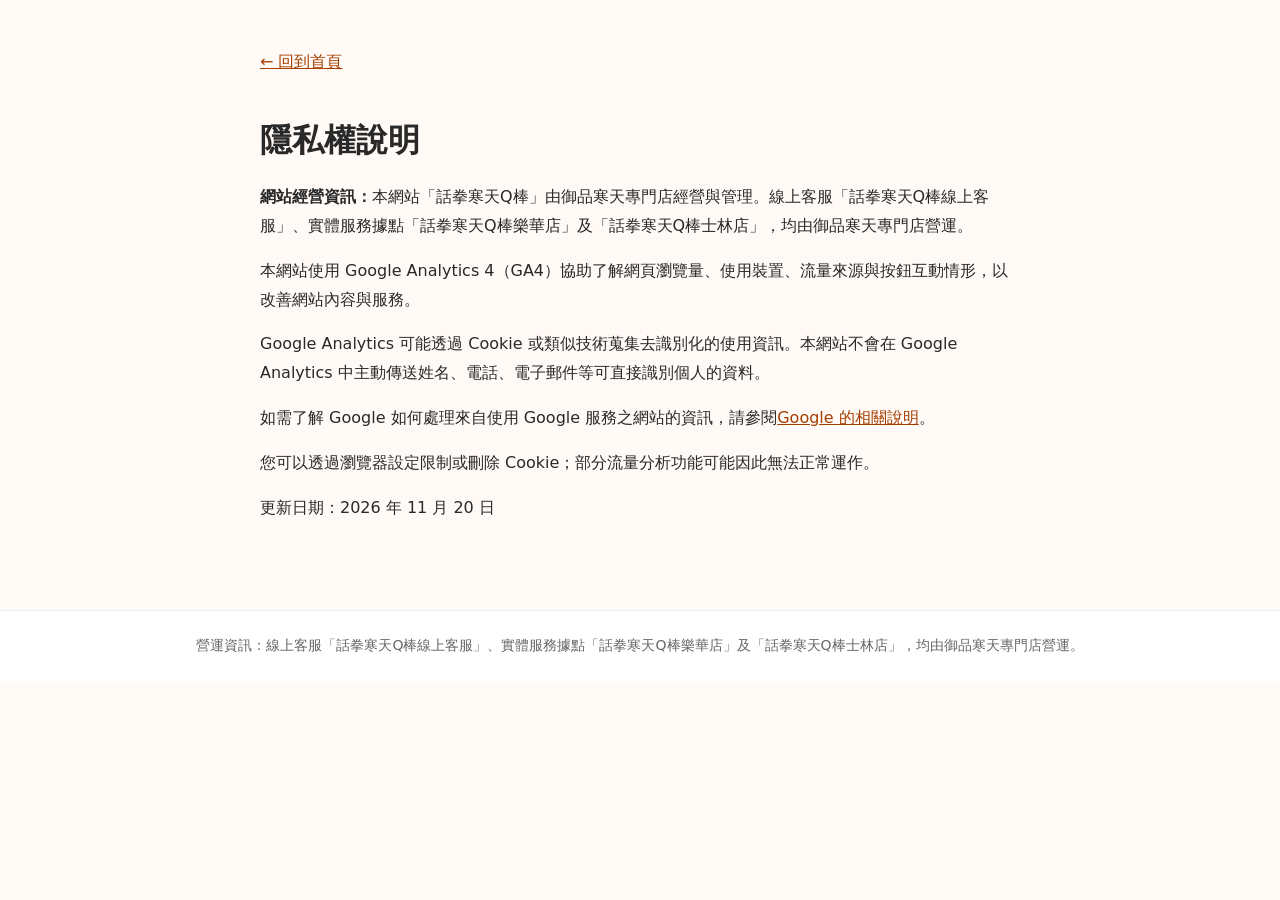
<file: privacy.html>
<!doctype html>
<html lang="zh-Hant-TW">
<head>
  <!-- Google tag (gtag.js) -->
  <script async src="https://www.googletagmanager.com/gtag/js?id=G-H75JQ8DB7B"></script>
  <script src="site-analytics.js"></script>
  <meta charset="utf-8">
  <meta name="viewport" content="width=device-width, initial-scale=1">
  <title>隱私權說明｜話拳寒天Q棒</title>
  <meta name="description" content="話拳寒天Q棒網站的流量分析與隱私權說明。">
  <meta name="robots" content="index,follow">
  <link rel="canonical" href="https://qqbar2013.github.io/web/privacy.html">
  <style>
    body { margin:0; background:#fffaf6; color:#292929; font-family:system-ui,-apple-system,"Segoe UI","Noto Sans TC",sans-serif; line-height:1.8; }
    main { max-width:760px; margin:auto; padding:48px 22px 72px; }
    h1 { line-height:1.3; }
    a { color:#a53e00; }
    .back { display:inline-block; margin-bottom:22px; }
    footer { padding:22px; text-align:center; color:#666; background:#fff; border-top:1px solid #eee; font-size:14px; line-height:1.8; }
  </style>
</head>
<body>
  <main>
    <a class="back" href="./">← 回到首頁</a>
    <h1>隱私權說明</h1>
    <p><strong>網站經營資訊：</strong>本網站「話拳寒天Q棒」由御品寒天專門店經營與管理。線上客服「話拳寒天Q棒線上客服」、實體服務據點「話拳寒天Q棒樂華店」及「話拳寒天Q棒士林店」，均由御品寒天專門店營運。</p>
    <p>本網站使用 Google Analytics 4（GA4）協助了解網頁瀏覽量、使用裝置、流量來源與按鈕互動情形，以改善網站內容與服務。</p>
    <p>Google Analytics 可能透過 Cookie 或類似技術蒐集去識別化的使用資訊。本網站不會在 Google Analytics 中主動傳送姓名、電話、電子郵件等可直接識別個人的資料。</p>
    <p>如需了解 Google 如何處理來自使用 Google 服務之網站的資訊，請參閱<a href="https://policies.google.com/technologies/partner-sites" rel="noopener" target="_blank">Google 的相關說明</a>。</p>
    <p>您可以透過瀏覽器設定限制或刪除 Cookie；部分流量分析功能可能因此無法正常運作。</p>
    <p>更新日期：2026 年 11 月 20 日</p>
  </main>
  <footer>營運資訊：線上客服「話拳寒天Q棒線上客服」、實體服務據點「話拳寒天Q棒樂華店」及「話拳寒天Q棒士林店」，均由御品寒天專門店營運。</footer>
</body>
</html>
</file>
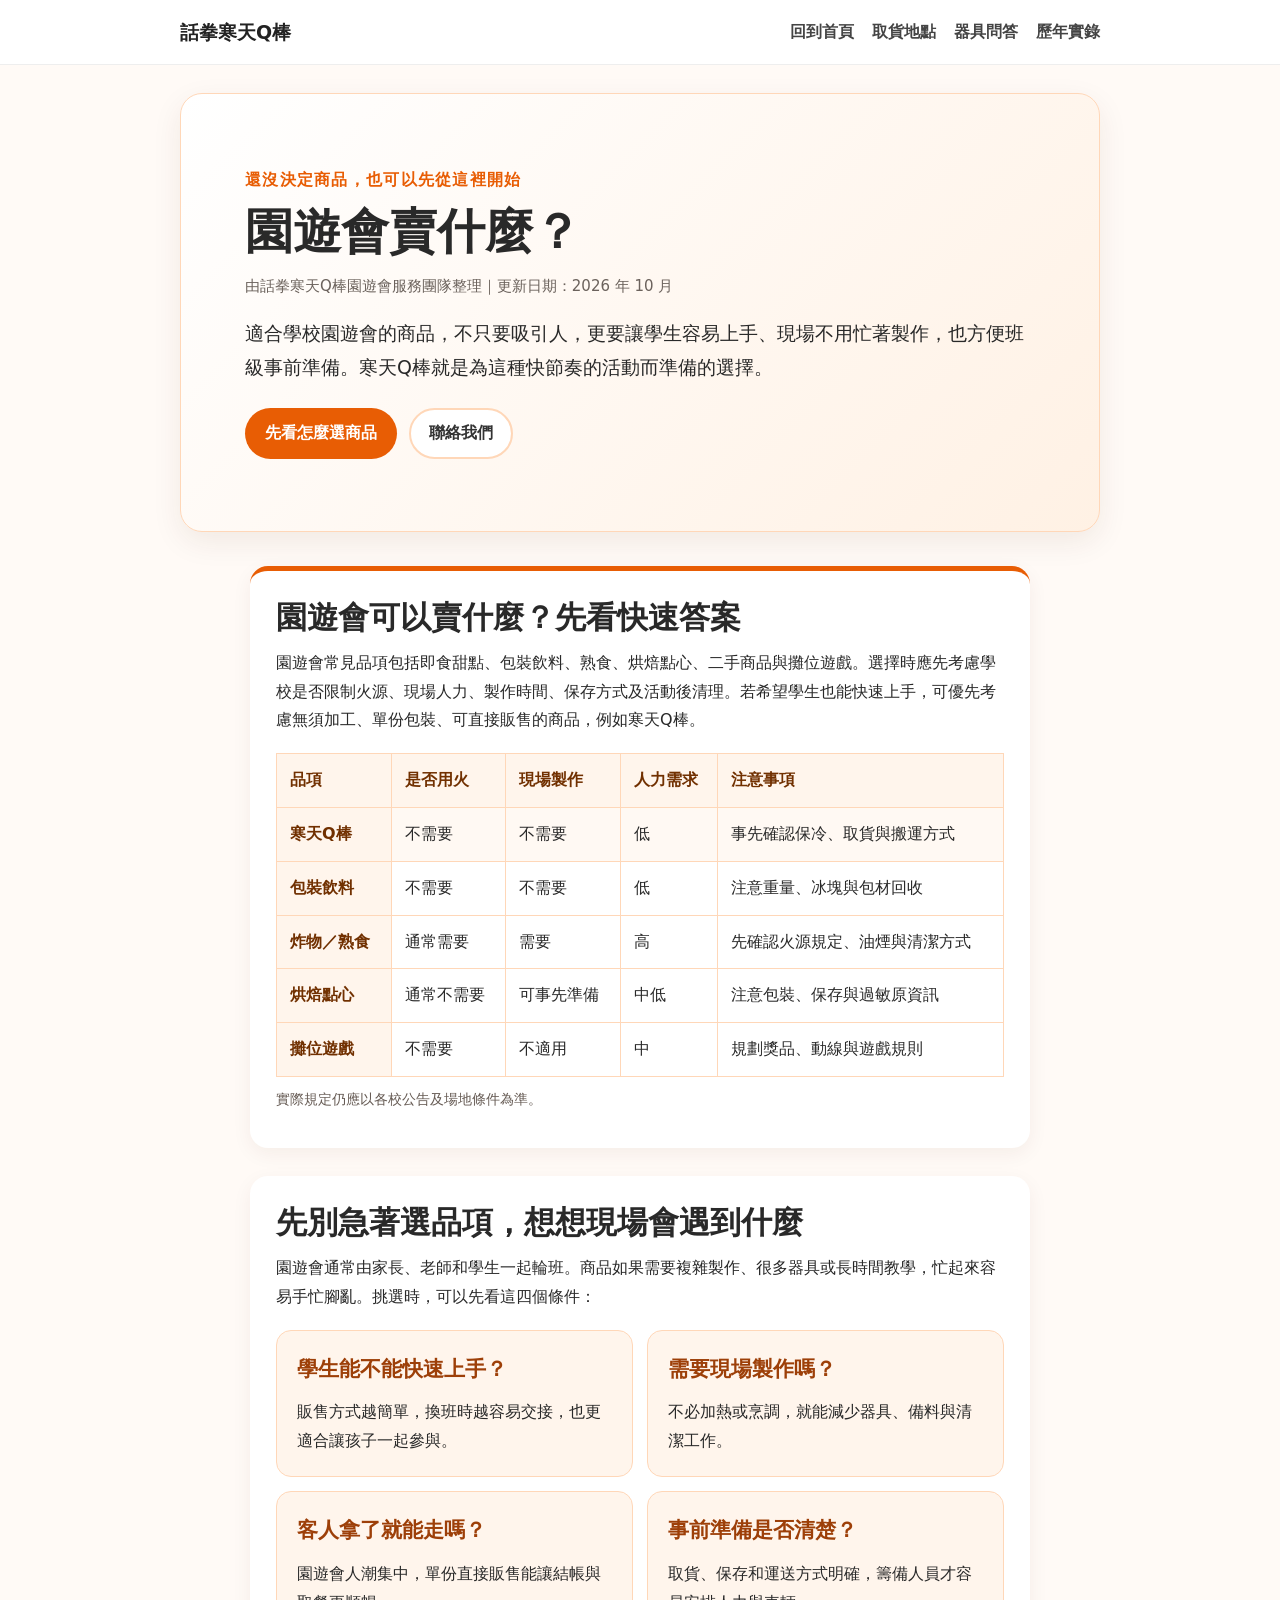
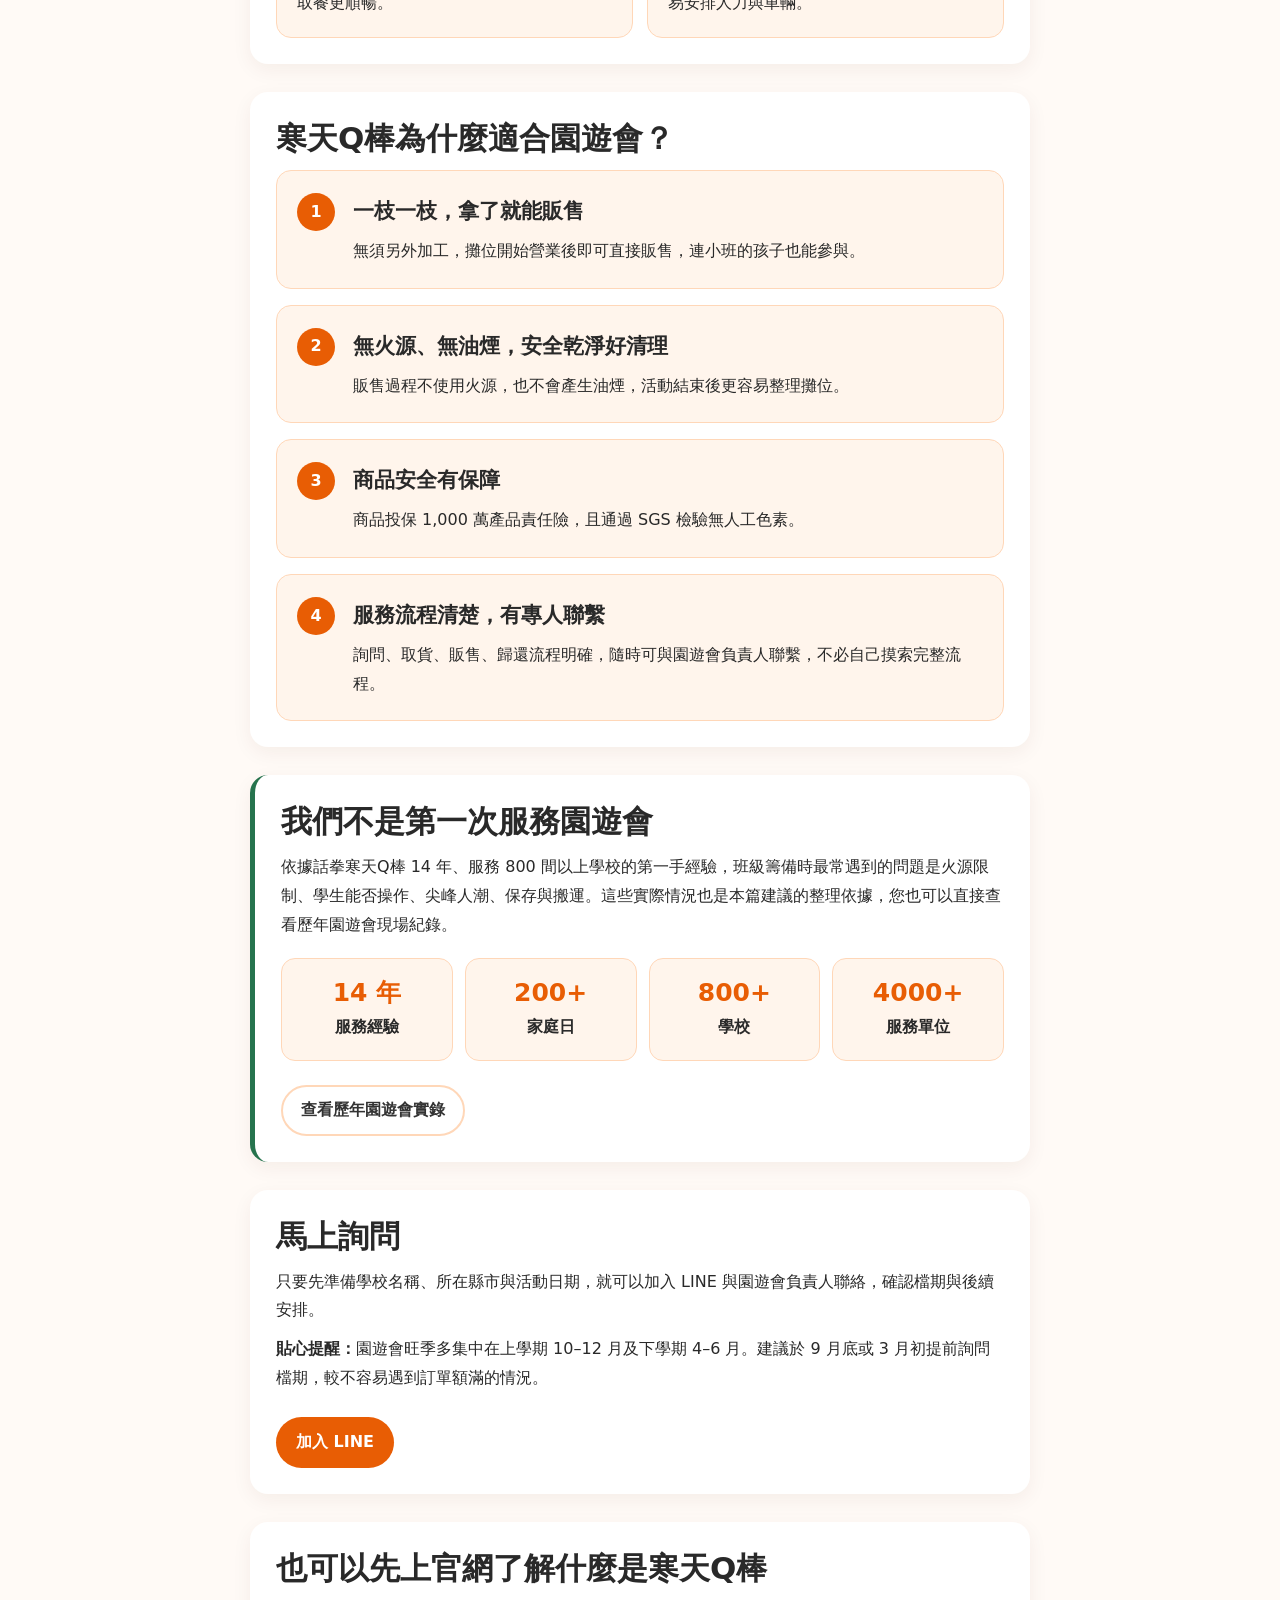
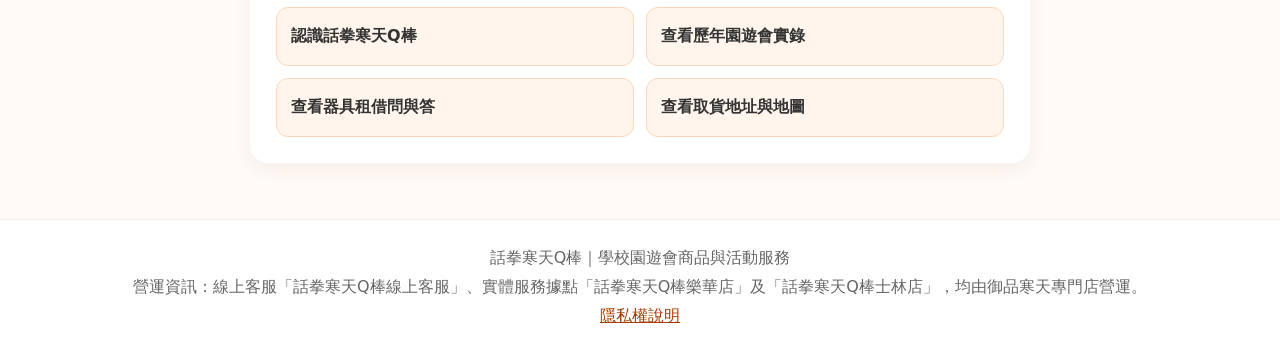
<file: school-carnival-guide.html>
<!doctype html>
<html lang="zh-Hant-TW">
<head>
  <!-- Google tag (gtag.js) -->
  <script async src="https://www.googletagmanager.com/gtag/js?id=G-H75JQ8DB7B"></script>
  <script src="site-analytics.js"></script>
  <meta charset="utf-8">
  <meta name="viewport" content="width=device-width, initial-scale=1">
  <title>園遊會賣什麼？適合學校擺攤的商品選擇｜話拳寒天Q棒</title>
  <meta name="description" content="園遊會不知道賣什麼？從好上手、不需現場製作、方便販售與保存等條件，認識適合學校園遊會擺攤的寒天Q棒與服務方式。">
  <meta name="robots" content="index,follow,max-image-preview:large">
  <link rel="canonical" href="https://qqbar2013.github.io/web/school-carnival-guide.html">
  <meta property="og:type" content="article">
  <meta property="og:locale" content="zh_TW">
  <meta property="og:site_name" content="話拳寒天Q棒">
  <meta property="og:title" content="園遊會賣什麼？適合學校擺攤的商品選擇">
  <meta property="og:description" content="還沒決定園遊會要賣什麼？先用幾個實際條件挑選適合學生與班級販售的商品。">
  <meta property="og:url" content="https://qqbar2013.github.io/web/school-carnival-guide.html">
  <meta property="og:image" content="https://qqbar2013.github.io/web/uploads/1/2/4/5/124560042/1436017282-1029.webp">
  <style>
    :root { --orange:#e85d04; --ink:#292929; --soft:#fff5ec; --line:#ffd7b8; --green:#26734d; }
    * { box-sizing:border-box; }
    html { scroll-behavior:smooth; }
    body { margin:0; color:var(--ink); background:#fffaf6; font-family:system-ui,-apple-system,"Segoe UI","Noto Sans TC",sans-serif; line-height:1.8; }
    a { color:#a53e00; }
    a:focus-visible { outline:3px solid #1f6feb; outline-offset:3px; }
    .topbar { position:sticky; top:0; z-index:5; background:rgba(255,255,255,.96); border-bottom:1px solid #eee; }
    .nav { max-width:960px; min-height:64px; margin:auto; padding:0 20px; display:flex; align-items:center; justify-content:space-between; gap:20px; }
    .brand { color:#222; font-size:19px; font-weight:800; text-decoration:none; }
    .nav-links { display:flex; gap:18px; flex-wrap:wrap; }
    .nav-links a { color:#444; font-weight:650; text-decoration:none; }
    main { max-width:960px; margin:auto; padding:28px 20px 56px; }
    .hero { padding:clamp(32px,7vw,72px) clamp(22px,6vw,64px); background:linear-gradient(135deg,#fff 0%,#fff1e4 100%); border:1px solid var(--line); border-radius:22px; box-shadow:0 10px 30px rgba(80,42,12,.08); }
    .hero-copy { max-width:780px; }
    .eyebrow { margin:0 0 6px; color:var(--orange); font-weight:800; letter-spacing:.08em; }
    h1 { margin:0; font-size:clamp(30px,5vw,48px); line-height:1.25; }
    .lead { margin:16px 0 0; font-size:19px; }
    .byline { margin:12px 0 0; color:#6b625c; font-size:15px; }
    .actions { display:flex; flex-wrap:wrap; gap:12px; margin-top:24px; }
    .button { display:inline-block; padding:11px 20px; border-radius:999px; background:var(--orange); color:#fff; font-weight:800; text-decoration:none; }
    .button.secondary { color:#333; background:#fff; border:2px solid var(--line); padding:9px 18px; }
    article { max-width:780px; margin:34px auto 0; }
    article section { margin-top:28px; padding:26px; background:#fff; border-radius:18px; box-shadow:0 6px 20px rgba(80,42,12,.06); }
    h2 { margin:0 0 10px; font-size:clamp(24px,4vw,31px); line-height:1.35; }
    h3 { margin:0 0 6px; font-size:21px; }
    p { margin:10px 0; }
    .steps { display:grid; gap:16px; }
    .step { position:relative; padding:22px 22px 22px 76px; background:var(--soft); border:1px solid var(--line); border-radius:15px; }
    .step-number { position:absolute; top:22px; left:20px; display:grid; width:38px; height:38px; place-items:center; color:#fff; background:var(--orange); border-radius:50%; font-weight:800; }
    .step p { margin:0; }
    .tip { border-left:5px solid var(--green); }
    .checklist { margin:14px 0 0; padding-left:1.3em; }
    .checklist li { margin:8px 0; }
    .choice-grid { display:grid; grid-template-columns:repeat(2,minmax(0,1fr)); gap:14px; margin-top:18px; }
    .choice-card { padding:20px; background:var(--soft); border:1px solid var(--line); border-radius:15px; }
    .choice-card h3 { color:#9d3f08; }
    .choice-card p { margin-bottom:0; }
    .answer-box { border-top:5px solid var(--orange); }
    .comparison-wrap { margin-top:18px; overflow-x:auto; }
    .comparison-table { width:100%; min-width:680px; border-collapse:collapse; background:#fff; }
    .comparison-table th, .comparison-table td { padding:12px 13px; border:1px solid var(--line); text-align:left; vertical-align:top; }
    .comparison-table th { color:#713000; background:var(--soft); }
    .comparison-table tbody tr:first-child { background:#fff9f3; }
    .comparison-note { color:#665b54; font-size:14px; }
    .stats { display:grid; grid-template-columns:repeat(4,minmax(0,1fr)); gap:12px; margin-top:18px; }
    .stat { padding:18px 10px; text-align:center; background:var(--soft); border:1px solid var(--line); border-radius:14px; }
    .stat strong { display:block; color:var(--orange); font-size:25px; line-height:1.3; }
    .stat span { display:block; margin-top:4px; font-weight:700; }
    .related { display:grid; grid-template-columns:repeat(2,minmax(0,1fr)); gap:12px; margin-top:18px; }
    .related a { padding:14px; color:#333; background:var(--soft); border:1px solid var(--line); border-radius:12px; font-weight:750; text-decoration:none; }
    footer { padding:24px 20px; text-align:center; color:#666; border-top:1px solid #eee; background:#fff; }
    @media (max-width:700px) {
      .nav { align-items:flex-start; flex-direction:column; padding-top:13px; padding-bottom:13px; }
      .nav-links { gap:12px; font-size:15px; }
      main { padding:16px 12px 40px; }
      article section { padding:20px; }
      .step { padding:18px 16px 18px 66px; }
      .step-number { top:18px; left:14px; }
      .choice-grid, .stats { grid-template-columns:repeat(2,minmax(0,1fr)); }
      .related { grid-template-columns:1fr; }
    }
  </style>
  <script type="application/ld+json">
  {
    "@context":"https://schema.org",
    "@type":"Article",
    "headline":"園遊會賣什麼？適合學校擺攤的商品選擇",
    "description":"比較即食甜點、包裝飲料、熟食、烘焙點心與攤位遊戲，從火源、人力、製作、保存與清理條件選擇適合的園遊會商品。",
    "image":"https://qqbar2013.github.io/web/uploads/1/2/4/5/124560042/1436017282-1029.webp",
    "datePublished":"2026-10-04",
    "dateModified":"2026-10-14",
    "author":{"@type":"Organization","name":"話拳寒天Q棒"},
    "publisher":{"@type":"Organization","name":"話拳寒天Q棒"},
    "mainEntityOfPage":"https://qqbar2013.github.io/web/school-carnival-guide.html"
  }
  </script>
  <script type="application/ld+json">
  {
    "@context":"https://schema.org",
    "@type":"BreadcrumbList",
    "itemListElement":[
      {"@type":"ListItem","position":1,"name":"首頁","item":"https://qqbar2013.github.io/web/"},
      {"@type":"ListItem","position":2,"name":"園遊會賣什麼","item":"https://qqbar2013.github.io/web/school-carnival-guide.html"}
    ]
  }
  </script>
</head>
<body>
  <header class="topbar">
    <nav class="nav" aria-label="主要導覽">
      <a class="brand" href="./">話拳寒天Q棒</a>
      <div class="nav-links">
        <a href="./">回到首頁</a>
        <a href="address.html">取貨地點</a>
        <a href="equipment-rental-faq.html">器具問答</a>
        <a href="27511241802352637636.html">歷年實錄</a>
      </div>
    </nav>
  </header>

  <main>
    <div class="hero">
      <div class="hero-copy">
        <p class="eyebrow">還沒決定商品，也可以先從這裡開始</p>
        <h1>園遊會賣什麼？</h1>
        <p class="byline">由話拳寒天Q棒園遊會服務團隊整理｜更新日期：2026 年 10 月</p>
        <p class="lead">適合學校園遊會的商品，不只要吸引人，更要讓學生容易上手、現場不用忙著製作，也方便班級事前準備。寒天Q棒就是為這種快節奏的活動而準備的選擇。</p>
        <div class="actions">
          <a class="button" href="#how-to-choose">先看怎麼選商品</a>
          <a class="button secondary" href="https://line.me/R/ti/p/@qqbar">聯絡我們</a>
        </div>
      </div>
    </div>

    <article>
      <section class="answer-box" aria-labelledby="quick-answer-title">
        <h2 id="quick-answer-title">園遊會可以賣什麼？先看快速答案</h2>
        <p>園遊會常見品項包括即食甜點、包裝飲料、熟食、烘焙點心、二手商品與攤位遊戲。選擇時應先考慮學校是否限制火源、現場人力、製作時間、保存方式及活動後清理。若希望學生也能快速上手，可優先考慮無須加工、單份包裝、可直接販售的商品，例如寒天Q棒。</p>
        <div class="comparison-wrap" role="region" aria-label="園遊會品項比較表" tabindex="0">
          <table class="comparison-table">
            <thead>
              <tr>
                <th scope="col">品項</th>
                <th scope="col">是否用火</th>
                <th scope="col">現場製作</th>
                <th scope="col">人力需求</th>
                <th scope="col">注意事項</th>
              </tr>
            </thead>
            <tbody>
              <tr>
                <th scope="row">寒天Q棒</th>
                <td>不需要</td>
                <td>不需要</td>
                <td>低</td>
                <td>事先確認保冷、取貨與搬運方式</td>
              </tr>
              <tr>
                <th scope="row">包裝飲料</th>
                <td>不需要</td>
                <td>不需要</td>
                <td>低</td>
                <td>注意重量、冰塊與包材回收</td>
              </tr>
              <tr>
                <th scope="row">炸物／熟食</th>
                <td>通常需要</td>
                <td>需要</td>
                <td>高</td>
                <td>先確認火源規定、油煙與清潔方式</td>
              </tr>
              <tr>
                <th scope="row">烘焙點心</th>
                <td>通常不需要</td>
                <td>可事先準備</td>
                <td>中低</td>
                <td>注意包裝、保存與過敏原資訊</td>
              </tr>
              <tr>
                <th scope="row">攤位遊戲</th>
                <td>不需要</td>
                <td>不適用</td>
                <td>中</td>
                <td>規劃獎品、動線與遊戲規則</td>
              </tr>
            </tbody>
          </table>
        </div>
        <p class="comparison-note">實際規定仍應以各校公告及場地條件為準。</p>
      </section>

      <section id="how-to-choose">
        <h2>先別急著選品項，想想現場會遇到什麼</h2>
        <p>園遊會通常由家長、老師和學生一起輪班。商品如果需要複雜製作、很多器具或長時間教學，忙起來容易手忙腳亂。挑選時，可以先看這四個條件：</p>
        <div class="choice-grid">
          <div class="choice-card">
            <h3>學生能不能快速上手？</h3>
            <p>販售方式越簡單，換班時越容易交接，也更適合讓孩子一起參與。</p>
          </div>
          <div class="choice-card">
            <h3>需要現場製作嗎？</h3>
            <p>不必加熱或烹調，就能減少器具、備料與清潔工作。</p>
          </div>
          <div class="choice-card">
            <h3>客人拿了就能走嗎？</h3>
            <p>園遊會人潮集中，單份直接販售能讓結帳與取餐更順暢。</p>
          </div>
          <div class="choice-card">
            <h3>事前準備是否清楚？</h3>
            <p>取貨、保存和運送方式明確，籌備人員才容易安排人力與車輛。</p>
          </div>
        </div>
      </section>

      <section>
        <h2>寒天Q棒為什麼適合園遊會？</h2>
        <div class="steps">
          <div class="step">
            <span class="step-number" aria-hidden="true">1</span>
            <h3>一枝一枝，拿了就能販售</h3>
            <p>無須另外加工，攤位開始營業後即可直接販售，連小班的孩子也能參與。</p>
          </div>
          <div class="step">
            <span class="step-number" aria-hidden="true">2</span>
            <h3>無火源、無油煙，安全乾淨好清理</h3>
            <p>販售過程不使用火源，也不會產生油煙，活動結束後更容易整理攤位。</p>
          </div>
          <div class="step">
            <span class="step-number" aria-hidden="true">3</span>
            <h3>商品安全有保障</h3>
            <p>商品投保 1,000 萬產品責任險，且通過 SGS 檢驗無人工色素。</p>
          </div>
          <div class="step">
            <span class="step-number" aria-hidden="true">4</span>
            <h3>服務流程清楚，有專人聯繫</h3>
            <p>詢問、取貨、販售、歸還流程明確，隨時可與園遊會負責人聯繫，不必自己摸索完整流程。</p>
          </div>
        </div>
      </section>

      <section class="tip">
        <h2>我們不是第一次服務園遊會</h2>
        <p>依據話拳寒天Q棒 14 年、服務 800 間以上學校的第一手經驗，班級籌備時最常遇到的問題是火源限制、學生能否操作、尖峰人潮、保存與搬運。這些實際情況也是本篇建議的整理依據，您也可以直接查看歷年園遊會現場紀錄。</p>
        <div class="stats" aria-label="園遊會服務實績">
          <div class="stat"><strong>14 年</strong><span>服務經驗</span></div>
          <div class="stat"><strong>200+</strong><span>家庭日</span></div>
          <div class="stat"><strong>800+</strong><span>學校</span></div>
          <div class="stat"><strong>4000+</strong><span>服務單位</span></div>
        </div>
        <div class="actions">
          <a class="button secondary" href="27511241802352637636.html">查看歷年園遊會實錄</a>
        </div>
      </section>

      <section>
        <h2>馬上詢問</h2>
        <p>只要先準備學校名稱、所在縣市與活動日期，就可以加入 LINE 與園遊會負責人聯絡，確認檔期與後續安排。</p>
        <p><strong>貼心提醒：</strong>園遊會旺季多集中在上學期 10–12 月及下學期 4–6 月。建議於 9 月底或 3 月初提前詢問檔期，較不容易遇到訂單額滿的情況。</p>
        <div class="actions">
          <a class="button" href="https://line.me/R/ti/p/@qqbar">加入 LINE</a>
        </div>
      </section>

      <section>
        <h2>也可以先上官網了解什麼是寒天Q棒</h2>
        <div class="related">
          <a href="./">認識話拳寒天Q棒</a>
          <a href="27511241802352637636.html">查看歷年園遊會實錄</a>
          <a href="equipment-rental-faq.html">查看器具租借問與答</a>
          <a href="address.html">查看取貨地址與地圖</a>
        </div>
      </section>
    </article>
  </main>

  <footer>話拳寒天Q棒｜學校園遊會商品與活動服務<br>營運資訊：線上客服「話拳寒天Q棒線上客服」、實體服務據點「話拳寒天Q棒樂華店」及「話拳寒天Q棒士林店」，均由御品寒天專門店營運。<br><a href="privacy.html">隱私權說明</a></footer>
</body>
</html>
</file>
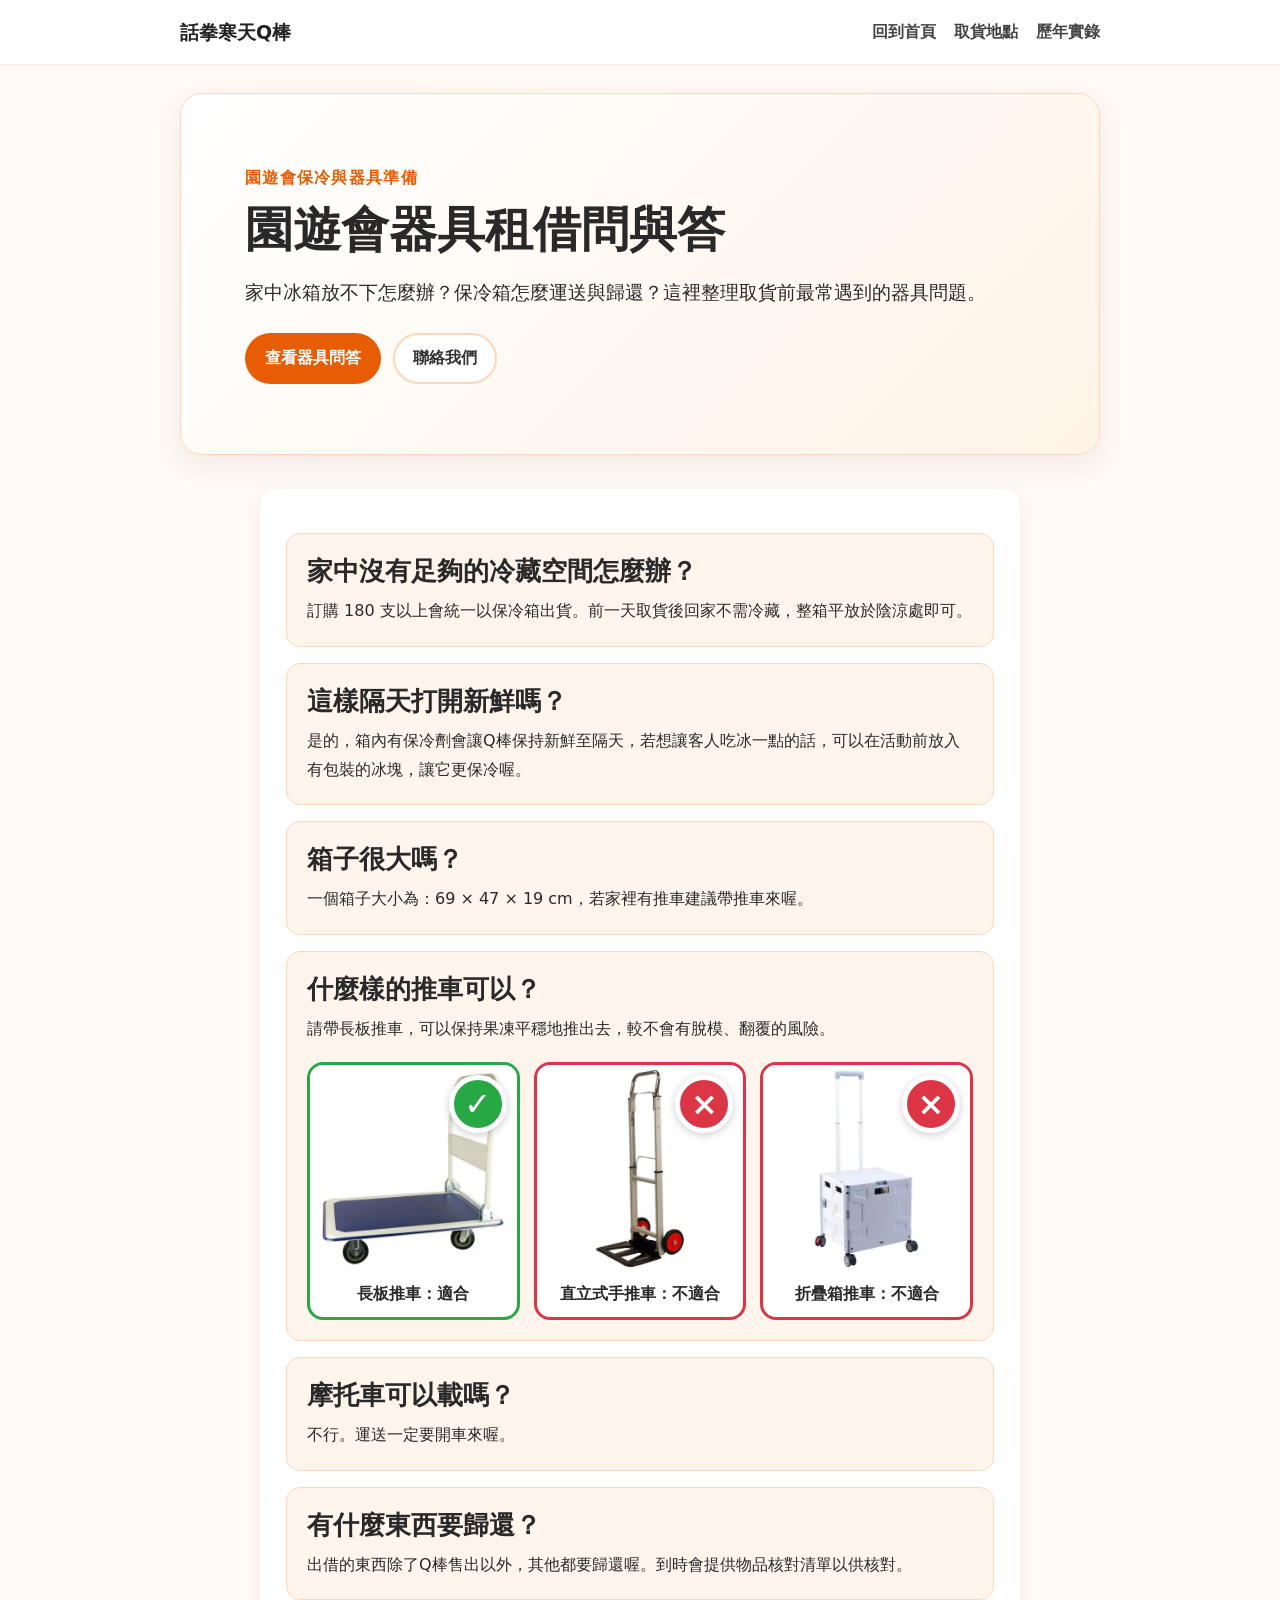
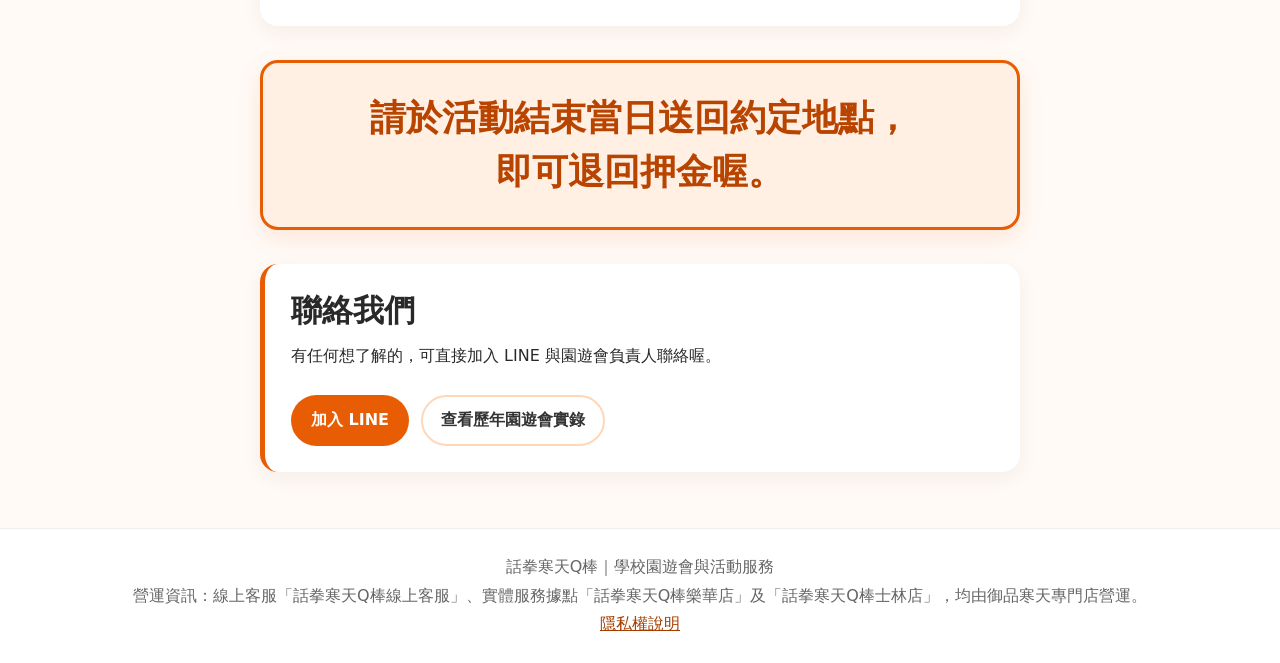
<file: school-carnival-products.html>
<!doctype html>
<html lang="zh-Hant-TW">
<head>
  <meta charset="utf-8">
  <meta name="viewport" content="width=device-width, initial-scale=1">
  <title>頁面已移動｜話拳寒天Q棒</title>
  <meta name="robots" content="noindex,follow">
  <link rel="canonical" href="https://qqbar2013.github.io/web/equipment-rental-faq.html">
  <meta http-equiv="refresh" content="0;url=equipment-rental-faq.html">
  <style>
    body { margin:0; min-height:100vh; display:grid; place-items:center; padding:24px; box-sizing:border-box; color:#292929; background:#fffaf6; font-family:system-ui,-apple-system,"Segoe UI","Noto Sans TC",sans-serif; text-align:center; }
    a { color:#b94400; font-weight:700; }
  </style>
</head>
<body>
  <main>
    <h1>頁面已移動</h1>
    <p>正在前往<a href="equipment-rental-faq.html">園遊會器具租借問與答</a>。</p>
  </main>
  <script>location.replace('equipment-rental-faq.html');</script>
</body>
</html>
</file>
<file: files/main_style.css>
ul, ol, li, h1, h2, h3, h4, h5, h6, pre, form, body, html, div.paragraph, blockquote, fieldset, input { margin: 0; padding: 0; }
ul, ol, li, h1, h2, h3, h4, h5, h6, pre, form, body, html, p, blockquote, fieldset, input { margin: 0; padding: 0; }
 .wsite-form-field input[type='text'], .wsite-form-field input[type='email'], .wsite-form-field textarea, .wsite-form-field select, .wsite-form-field input[type='radio'], .wsite-form-field input[type='checkbox'], .wsite-com-product-option-groups input[type='text'], .wsite-com-product-option-groups input[type='email'], .wsite-com-product-option-groups textarea, .wsite-com-product-option-groups select, .wsite-com-product-option-groups input[type='radio'], .wsite-com-product-option-groups input[type='checkbox'] { -webkit-box-shadow: none; -moz-box-shadow: none; box-shadow: none; -webkit-appearance: none; -moz-appearance: none; appearance: none; text-shadow: none; }
 .wsite-form-field textarea, .wsite-com-product-option-groups textarea { resize: none; }
 html { height: 100%; }
 body { width: 100%; height: 100%; background: rgba(0,0,0,0.05); color: #000000; font-family: Arial, sans-serif; font-size: 16px; font-weight: 500; -webkit-font-smoothing: antialiased; -moz-osx-font-smoothing: grayscale; }
 a { color: inherit; text-decoration: none; }
 a img, a:hover img { border: none; }
 h2 { color: #000000; font-family: 'Montserrat', sans-serif; font-size: 24px; font-weight: 700; line-height: 1.25; margin: 0 auto 30px; }
 div.paragraph, #wsite-search-list div.paragraph { font-family: Arial, sans-serif; font-size: 16px; font-weight: 500; line-height: 1.75; margin: 0 auto 30px; }
 p, #wsite-search-list p { font-family: Arial, sans-serif; font-size: 16px; font-weight: 500; line-height: 1.75; margin: 0 auto 30px; }
 div.paragraph a, #wsite-search-list div.paragraph a { color: inherit; font-weight: 600; text-decoration: underline; -webkit-transition: opacity 300ms ease-in-out; -moz-transition: opacity 300ms ease-in-out; -ms-transition: opacity 300ms ease-in-out; transition: opacity 300ms ease-in-out; }
 p a, #wsite-search-list p a { color: inherit; font-weight: 600; text-decoration: underline; -webkit-transition: opacity 300ms ease-in-out; -moz-transition: opacity 300ms ease-in-out; -ms-transition: opacity 300ms ease-in-out; transition: opacity 300ms ease-in-out; }
 div.paragraph a:hover, #wsite-search-list div.paragraph a:hover { opacity: 0.75; }
 p a:hover, #wsite-search-list p a:hover { opacity: 0.75; }
 blockquote { position: relative; padding: 1.5em 2.5em; background: rgba(0,0,0,0.05); font-family: Arial, sans-serif; font-size: 16px; font-weight: 500; line-height: 1.75; text-align: left; margin: 0 auto 30px; }
 blockquote:before { position: absolute; content: '\201C'; top: 0.75em; left: 0.5em; font-size: 2em; line-height: 1; font-weight: bold; }
 .splash-page .wsite-background, .wsite-header-section { background: url(theme/images/default-bg.jpg?1783336841) no-repeat top center; background-size: cover; }
 .wsite-header-section { height: 600px; }
 body.header-overlay-on .wsite-header-section:not(.wsite-section-bg-color):before { content: ''; display: block; position: absolute; top: 0; width: 100%; height: 60%; background: linear-gradient(to bottom,rgba(0,0,0,0.3) 0%,rgba(0,0,0,0.15) 40%,rgba(0,0,0,0) 100%); }
 .banner-wrap { position: relative; height: 100%; background: #000000; color: #ffffff; }
 .banner-wrap .container { padding: 80px 40px; }
 .banner-wrap .banner { text-align: center; -webkit-transition: opacity 500ms ease; -moz-transition: opacity 500ms ease; -ms-transition: opacity 500ms ease; transition: opacity 500ms ease; }
 .banner-wrap h2 { color: inherit; font-family: Arial, sans-serif; font-size: 80px; font-weight: 100; line-height: 1.15; margin: 15px auto; }
 .banner-wrap div.paragraph { color: inherit; font-family: 'Montserrat', sans-serif; font-size: 12px; font-weight: 700; line-height: 1.15; letter-spacing: 0.15em; margin: 15px auto; }
 .banner-wrap p { color: inherit; font-family: 'Montserrat', sans-serif; font-size: 12px; font-weight: 700; line-height: 1.15; letter-spacing: 0.15em; margin: 15px auto; }
 .container, .wsite-footer { position: relative; width: 100%; margin: 0 auto; box-sizing: border-box; }
 .main-wrap { width: 100%; background: #ffffff; }
 .main-wrap .container { padding: 60px 40px; }
 body.full-width-body-off .banner-wrap .container, body.full-width-body-off .main-wrap .container, body.full-width-body-off .wsite-footer { max-width: 1200px; margin: 0 auto; }
 .footer-wrap { width: 100%; font-size: 14px; }
 .footer-wrap .wsite-footer { padding: 60px 40px; }
 .footer-wrap h2, .footer-wrap div.paragraph, .footer-wrap blockquote { margin: 0 auto 20px; }
 .footer-wrap h2, .footer-wrap p, .footer-wrap blockquote { margin: 0 auto 20px; }
 .footer-wrap h2 { font-size: 20px; }
 .footer-wrap div.paragraph { font-size: 14px; }
 .footer-wrap p { font-size: 14px; }
 .footer-wrap blockquote { font-size: 14px; background: transparent; padding: 0 0 0 1em; }
 .footer-wrap blockquote:before { top: 0; left: 0; font-size: 1.5em; }
 .birdseye-header { position: fixed; top: 0; z-index: 12; width: 100%; max-width: 100%; padding: 20px 40px; color: #ffffff; border-color: #ffffff; box-sizing: border-box; -webkit-transition: background-color 300ms ease, color 260ms ease, padding 180ms ease; -moz-transition: background-color 300ms ease, color 260ms ease, padding 180ms ease; -ms-transition: background-color 300ms ease, color 260ms ease, padding 180ms ease; transition: background-color 300ms ease, color 260ms ease, padding 180ms ease; backface-visibility: hidden; -webkit-backface-visibility: hidden; }
 .birdseye-header .container { display: table; overflow-y: hidden; width: 100%; max-height: 80px; }
 .birdseye-header .hamburger { display: none; box-sizing: initial; }
 .birdseye-header .logo { display: table-cell; overflow-y: hidden; vertical-align: middle; }
 .birdseye-header .logo * { display: block; }
 .birdseye-header .logo a { margin-right: 30px; -webkit-transition: opacity 200ms ease; -moz-transition: opacity 200ms ease; -ms-transition: opacity 200ms ease; transition: opacity 200ms ease; }
 .birdseye-header .logo a:hover { opacity: .6; }
 .birdseye-header .logo #wsite-title { max-width: 400px; font-family: 'Montserrat', sans-serif; font-size: 30px; font-weight: 700; line-height: 1; text-transform: uppercase; letter-spacing: 0.03em; -webkit-transition: font-size 260ms ease; -moz-transition: font-size 260ms ease; -ms-transition: font-size 260ms ease; transition: font-size 260ms ease; }
 .birdseye-header .logo img { overflow: hidden; max-width: 200px; max-height: 40px; }
 .nav { display: table-cell; vertical-align: middle; }
 .nav ul { float: right; max-width: calc(100vw - 480px); overflow: hidden; }
 .nav li { display: inline-block; margin: 5px 5px 5px 0; }
 .nav .wsite-menu-item { display: block; padding: 12px 20px; border: 1px solid transparent; font-family: 'Montserrat', sans-serif; font-size: 12px; font-weight: 500; line-height: 1; letter-spacing: 0.05em; text-transform: uppercase; -webkit-transition: opacity 300ms ease; -moz-transition: opacity 300ms ease; -ms-transition: opacity 300ms ease; transition: opacity 300ms ease; }
 .nav li:not(.wsite-nav-cart)#active > .wsite-menu-item { border-color: inherit; }
 .nav li .wsite-menu-item:hover { opacity: 0.6; }
 .nav #wsite-nav-cart-a { padding-right: 0; }
 .nav #wsite-nav-cart-num { display: inline-block; min-width: 10px; padding: 2px 3px; margin-left: 2px; text-align: center; background: #ffffff; color: #000000; }
 .mobile-nav { display: none; }
 #wsite-menus > .wsite-menu-wrap > .wsite-menu .wsite-menu { margin: 0 -1px; }
 #wsite-menus .wsite-menu { position: relative; background: #ffffff; -webkit-box-shadow: inset 0px 0px 0px 1px #000000; -moz-box-shadow: inset 0px 0px 0px 1px #000000; -ms-box-shadow: inset 0px 0px 0px 1px #000000; box-shadow: inset 0px 0px 0px 1px #000000; }
 #wsite-menus .wsite-menu li a { background: transparent; color: #000000; font-family: 'Montserrat', sans-serif; font-size: 12px; font-weight: normal; line-height: normal; text-transform: uppercase; letter-spacing: 0.05em; border: none; }
 #wsite-menus .wsite-menu li a:hover { background: rgba(0,0,0,0.05); -webkit-transition: opacity 200ms ease; -moz-transition: opacity 200ms ease; -ms-transition: opacity 200ms ease; transition: opacity 200ms ease; }
 #wsite-menus .wsite-menu-arrow { display: none; }
 body.affix .birdseye-header { position: fixed; -webkit-box-shadow: 0px 1px 2px 0px rgba(0,0,0,0.05); -moz-box-shadow: 0px 1px 2px 0px rgba(0,0,0,0.05); -ms-box-shadow: 0px 1px 2px 0px rgba(0,0,0,0.05); box-shadow: 0px 1px 2px 0px rgba(0,0,0,0.05); padding: 10px 40px; }
 body.affix .birdseye-header .logo #wsite-title { font-size: 24px; }
 body.affix .birdseye-header .wsite-menu-item { padding: 10px 20px; }
 body.affix .birdseye-header, body.no-header-page .birdseye-header, body.splash-banner-page .birdseye-header { background: #ffffff; color: #000000; border-color: #000000; }
 body.affix .birdseye-header .nav #wsite-nav-cart-num, body.no-header-page .birdseye-header .nav #wsite-nav-cart-num, body.splash-banner-page .birdseye-header .nav #wsite-nav-cart-num { background: #000000; color: #ffffff; }
 body.affix .birdseye-header .hamburger span, body.affix .birdseye-header .hamburger span:before, body.affix .birdseye-header .hamburger span:after, body.no-header-page .birdseye-header .hamburger span, body.no-header-page .birdseye-header .hamburger span:before, body.no-header-page .birdseye-header .hamburger span:after, body.splash-banner-page .birdseye-header .hamburger span, body.splash-banner-page .birdseye-header .hamburger span:before, body.splash-banner-page .birdseye-header .hamburger span:after { background: #000000; }
 body.affix.alt-nav-on .birdseye-header, body.no-header-page.alt-nav-on .birdseye-header, body.splash-banner-page.alt-nav-on .birdseye-header { background: rgba(0,0,0,0.9); color: #ffffff; border-color: #ffffff; }
 body.affix.alt-nav-on .birdseye-header .nav #wsite-nav-cart-num, body.no-header-page.alt-nav-on .birdseye-header .nav #wsite-nav-cart-num, body.splash-banner-page.alt-nav-on .birdseye-header .nav #wsite-nav-cart-num { background: #ffffff; color: rgba(0,0,0,0.9); }
 body.affix.alt-nav-on .birdseye-header .hamburger span, body.affix.alt-nav-on .birdseye-header .hamburger span:before, body.affix.alt-nav-on .birdseye-header .hamburger span:after, body.no-header-page.alt-nav-on .birdseye-header .hamburger span, body.no-header-page.alt-nav-on .birdseye-header .hamburger span:before, body.no-header-page.alt-nav-on .birdseye-header .hamburger span:after, body.splash-banner-page.alt-nav-on .birdseye-header .hamburger span, body.splash-banner-page.alt-nav-on .birdseye-header .hamburger span:before, body.splash-banner-page.alt-nav-on .birdseye-header .hamburger span:after { background: #ffffff; }
 body.wsite-checkout-page .birdseye-header, body.wsite-native-mobile-editor .birdseye-header { position: absolute !important; }
 .no-header-page .main-wrap { padding-top: 80px; }
 body.splash-page .banner-wrap { display: table; width: 100%; height: 100vh; }
 body.splash-page .banner { display: table-cell; vertical-align: middle; text-align: center; }
 body.splash-page .footer-wrap { display: none; }
 body.splash-page .banner { display: none; }
 body.splash-page .birdseye-header { top: calc(50% - 132px); padding: 40px 80px; background: #ffffff; color: #000000; border-color: #000000; }
 body.splash-page .birdseye-header .container { height: 185px; max-height: none; }
 body.splash-page .birdseye-header .logo #wsite-title { font-size: 50px; }
 body.splash-page .birdseye-header .wsite-phone { font-family: 'Montserrat', sans-serif; font-size: 14px; color: rgba(0,0,0,0.6); padding-top: 20px; }
 body.splash-page .birdseye-header .nav .wsite-menu-item { font-size: 14px; }
 body.splash-page .birdseye-header li#active > .wsite-menu-item { border-color: transparent; }
 body.splash-page .birdseye-header .nav #wsite-nav-cart-num { background: #000000; color: #ffffff; }
 body.splash-page.alt-nav-on .birdseye-header { background: #000000; color: #ffffff; border-color: #ffffff; }
 body.splash-page.alt-nav-on .birdseye-header .wsite-phone { color: rgba(255,255,255,0.6); }
 body.splash-page.alt-nav-on .birdseye-header .nav #wsite-nav-cart-num { background: #ffffff; color: #000000; }
 body:not(.wsite-editor) .logo, body:not(.wsite-editor) .desktop-nav { opacity: 0; -webkit-transition: opacity 600ms ease-in 300ms; -moz-transition: opacity 600ms ease-in 300ms; -ms-transition: opacity 600ms ease-in 300ms; transition: opacity 600ms ease-in 300ms; }
 body:not(.wsite-editor).fade-in .logo, body:not(.wsite-editor).fade-in .desktop-nav { opacity: 1; }
 ::-webkit-input-placeholder, :-moz-placeholder, ::-moz-placeholder, :-ms-input-placeholder { color: rgba(0,0,0,0.4); }
 .wsite-form-field .wsite-form-input, .wsite-form-field .wsite-search-element-input, .wsite-form-field .form-select, .wsite-form-field .wsite-form-field select, .wsite-form-field .wsite-com-product-option-groups select, .wsite-form-field .form-radio-container, .wsite-form-field input[type='radio'], .wsite-form-field input[type='checkbox'], .wsite-com-product-option-groups .wsite-form-input, .wsite-com-product-option-groups .wsite-search-element-input, .wsite-com-product-option-groups .form-select, .wsite-com-product-option-groups .wsite-form-field select, .wsite-com-product-option-groups .wsite-com-product-option-groups select, .wsite-com-product-option-groups .form-radio-container, .wsite-com-product-option-groups input[type='radio'], .wsite-com-product-option-groups input[type='checkbox'] { color: #000000; font-family: 'Montserrat', sans-serif; font-size: 14px; font-weight: normal; line-height: 1; border-radius: 0; -webkit-transition: all 300ms ease; -moz-transition: all 300ms ease; -ms-transition: all 300ms ease; transition: all 300ms ease; }
 .wsite-form-input, .wsite-search-element-input, .form-select, .wsite-form-field select, .wsite-com-product-option-groups select { color: #000000; height: auto; max-width: 370px; padding: 10px 20px !important; margin-bottom: 10px; background: transparent; border: 1px solid rgba(0,0,0,0.4); }
 .wsite-form-input:hover, .wsite-form-input:focus, .wsite-form-input--focus, .wsite-search-element-input:hover, .wsite-search-element-input:focus, .form-select:hover, .form-select:focus, .wsite-form-field select:hover, .wsite-form-field select:focus, .wsite-com-product-option-groups select:hover, .wsite-com-product-option-groups select:focus { background-color: rgba(0,0,0,0.05); border-color: #000000; }
 .form-select, .wsite-form-field select, .wsite-com-product-option-groups select { text-indent: 0.01px; text-overflow: ''; height: 40px; background: transparent url(theme/images/select-dropdown.svg?1783336841) 97% center no-repeat; }
 .wsite-form-field input[type='radio'], .wsite-form-field input[type='checkbox'], .wsite-com-product-option-groups input[type='radio'], .wsite-com-product-option-groups input[type='checkbox'] { width: 20px; height: 20px; border: 1px solid rgba(0,0,0,0.4) !important; }
 .wsite-form-field input[type='radio']:hover, .wsite-form-field input[type='radio']:checked, .wsite-form-field input[type='checkbox']:hover, .wsite-form-field input[type='checkbox']:checked, .wsite-com-product-option-groups input[type='radio']:hover, .wsite-com-product-option-groups input[type='radio']:checked, .wsite-com-product-option-groups input[type='checkbox']:hover, .wsite-com-product-option-groups input[type='checkbox']:checked { border-color: #000000 !important; }
 .wsite-form-field input[type='radio'], .wsite-com-product-option-groups input[type='radio'] { border-radius: 100%; }
 .wsite-form-field input[type='radio']:after, .wsite-com-product-option-groups input[type='radio']:after { display: block; border-radius: 100%; box-sizing: border-box; content: ''; }
 .wsite-form-field input[type='radio']:checked:after, .wsite-com-product-option-groups input[type='radio']:checked:after { background: #ffffff; border: 4px solid #000000; width: 18px; height: 18px; }
 .wsite-form-field input[type='checkbox']:after, .wsite-com-product-option-groups input[type='checkbox']:after { position: relative; top: 2px; left: 6px; width: 4px; height: 8px; border: solid #ffffff; border-width: 0 2px 2px 0; -webkit-transform: rotate(45deg); -moz-transform: rotate(45deg); -ms-transform: rotate(45deg); -o-transform: rotate(45deg); transform: rotate(45deg); }
 .wsite-form-field input[type='checkbox']:checked, .wsite-com-product-option-groups input[type='checkbox']:checked { background: #000000; }
 .wsite-form-field input[type='checkbox']:checked:after, .wsite-com-product-option-groups input[type='checkbox']:checked:after { display: block; content: ' '; }
 .wsite-search-element { margin-bottom: 10px; }
 .wsite-search-element .wsite-search-element-input { margin-bottom: 0; }
 .wsite-form-label { display: inline-block; padding: 0; color: #000000; font-family: 'Montserrat', sans-serif; font-size: 12px; text-transform: uppercase; font-weight: normal; line-height: 1; margin-bottom: 10px; }
 .wsite-form-sublabel { display: none; }
 .wsite-form-radio-container { margin-bottom: 15px; }
 .formlist, .wsite-editor .formlist { min-height: inherit; }
 .wsite-form-container .form-input-error { border: 1px solid red !important; }
 .form-field-error .wsite-form-radio-container { border: none; }
 .wsite-button { display: inline-block; height: auto; padding: 0; background-image: none !important; background-color: transparent; color: #000000 !important; border: 1px solid #000000 !important; -webkit-transition: all 100ms ease-in-out; -moz-transition: all 100ms ease-in-out; -ms-transition: all 100ms ease-in-out; transition: all 100ms ease-in-out; }
 .wsite-button:hover { background-color: rgba(0,0,0,0.05); }
 .wsite-button .wsite-button-inner { display: inline-block; height: auto; padding: 14px 30px; background: transparent; background-image: none !important; color: inherit !important; letter-spacing: 0.03em; font-family: 'Montserrat', sans-serif; font-size: 12px; line-height: 1; text-transform: uppercase; }
 .wsite-button-large { color: #ffffff !important; border: 1px solid #ffffff !important; }
 .wsite-button-large:hover { background-color: rgba(255,255,255,0.2) !important; }
 .wsite-button-highlight, #wsite-com-product-add-to-cart.wsite-button-highlight { background-color: #000000 !important; color: #ffffff !important; border: 1px solid #000000 !important; }
 .wsite-button-highlight:hover, #wsite-com-product-add-to-cart.wsite-button-highlight:hover { background-color: transparent !important; color: #000000 !important; }
 .wsite-button-highlight.wsite-button-large:not(.wsite-buy-button), #wsite-com-product-add-to-cart.wsite-button-highlight.wsite-button-large:not(.wsite-buy-button) { background-color: #ffffff !important; color: #000000 !important; border: 1px solid #ffffff !important; }
 .wsite-button-highlight.wsite-button-large:not(.wsite-buy-button):hover, #wsite-com-product-add-to-cart.wsite-button-highlight.wsite-button-large:not(.wsite-buy-button):hover { background-color: transparent !important; color: #ffffff !important; }
 .wsite-social { white-space: normal; }
 .wsite-social-item { display: inline-block; font-size: 20px; margin: 5px; -webkit-transition: all 300ms ease; -moz-transition: all 300ms ease; -ms-transition: all 300ms ease; transition: all 300ms ease; }
 .wsite-social-item:first-child { margin-left: 0; }
 .wsite-social-item:last-child { margin-right: 0; }
 .wsite-social-item:hover { color: rgba(0,0,0,0.6); }
 .imageGallery .galleryImageHolder .fullImageGalleryCaption .galleryCaptionHolderInnerBg, .imageGallery .galleryImageHolder .partialImageGalleryCaption .galleryCaptionHolderInnerBg { opacity: 1; bottom: 0; background: rgba(0,0,0,0.2); -webkit-transition: all 260ms ease; -moz-transition: all 260ms ease; -ms-transition: all 260ms ease; transition: all 260ms ease; }
 .imageGallery .galleryImageHolder:hover .galleryCaptionHolderInnerBg { background: rgba(0,0,0,0.6); }
 .imageGallery .galleryImageHolder .galleryCaptionInnerText { color: #ffffff; letter-spacing: normal; text-shadow: none; font-family: Arial, sans-serif; font-size: 14px; font-weight: 500; line-height: 1.1; }
 .wsite-image img { margin-bottom: 10px; }
 .fancybox-overlay { background: rgba(255,255,255,0.9); }
 .fancybox-skin { background: transparent !important; -webkit-box-shadow: none !important; -moz-box-shadow: none !important; -ms-box-shadow: none !important; box-shadow: none !important; }
 .fancybox-title { color: #000000; font-family: Arial, sans-serif; font-size: 14px; font-weight: normal; line-height: normal; }
 .fancybox-close, .fancybox-next span, .fancybox-prev span { background: none !important; width: auto; height: auto; }
 .fancybox-close:before, .fancybox-next span:before, .fancybox-prev span:before { color: #ffffff !important; font-family: Arial, sans-serif; font-size: 45px; font-weight: 400; line-height: 0.75em; -webkit-transition: all 300ms ease; -moz-transition: all 300ms ease; -ms-transition: all 300ms ease; transition: all 300ms ease; }
 .fancybox-close:hover:before, .fancybox-next:hover span:before, .fancybox-prev:hover span:before { color: rgba(255,255,255,0.8) !important; }
 .fancybox-prev span:before { position: relative; left: -10px; content: '\3008'; }
 .fancybox-next span:before { position: relative; right: -10px; content: '\3009'; }
 .fancybox-close { top: 20px; right: 20px; }
 .fancybox-close:before { content: '\00D7'; }
 #wsite-com-store .wsite-com-category-subcategory-image-wrap { height: 100%; border: none; }
 #wsite-com-store .wsite-com-category-subcategory-name { top: 0; }
 #wsite-com-store .wsite-com-category-subcategory-name-bg { background-color: rgba(0,0,0,0.2); background-image: linear-gradient(top,rgba(0,0,0,0.2),rgba(0,0,0,0.4)); background-image: -webkit-linear-gradient(top,rgba(0,0,0,0.2),rgba(0,0,0,0.4)); background-image: -moz-linear-gradient(top,rgba(0,0,0,0.2),rgba(0,0,0,0.4)); background-image: -ms-linear-gradient(top,rgba(0,0,0,0.2),rgba(0,0,0,0.4)); background-image: -o-linear-gradient(top,rgba(0,0,0,0.2),rgba(0,0,0,0.4)); }
 #wsite-com-store .wsite-com-category-subcategory-name-text { position: absolute; bottom: 0; width: 100%; background: none; box-sizing: border-box; text-shadow: none; font-weight: 400; }
 #wsite-com-store #wsite-com-product-title { font-weight: inherit; }
 #wsite-com-store .wsite-com-category-subcategory-link .wsite-com-category-subcategory-image-wrap, #wsite-com-store .wsite-com-category-product-link .wsite-com-category-product-image-wrap, #wsite-com-store .wsite-com-category-product-link-featured .wsite-com-category-product-featured-image-wrap { opacity: 1; -webkit-transition: all 300ms ease; -moz-transition: all 300ms ease; -ms-transition: all 300ms ease; transition: all 300ms ease; }
 #wsite-com-store .wsite-com-category-subcategory-link:hover .wsite-com-category-subcategory-image-wrap, #wsite-com-store .wsite-com-category-product-link:hover .wsite-com-category-product-image-wrap, #wsite-com-store .wsite-com-category-product-link-featured:hover .wsite-com-category-product-featured-image-wrap { opacity: .7; }
 #wsite-com-store #wsite-com-hierarchy ul { font-size: 16px; }
 #wsite-com-store #wsite-com-hierarchy ul .wsite-link-unselected { color: #000000; }
 #wsite-com-store #wsite-com-hierarchy ul .wsite-link-unselected:hover { color: rgba(0,0,0,0.4); }
 .wsite-product { border-radius: 0; box-shadow: none; }
 h2#wsite-com-product-title { display: block; clear: both; font-weight: 400; }
 .wsite-com-product-title { font-weight: 400; }
 #wsite-com-breadcrumbs.wsite-com-product-breadcrumbs, #wsite-com-breadcrumbs.wsite-com-category-breadcrumbs { padding-bottom: 25px; }
 .wsite-com-category-product-group .wsite-com-category-product-wrap, .wsite-com-category-product-featured-group .wsite-com-category-product-wrap, .wsite-com-category-product-featured-group .wsite-com-category-product-featured-wrap, .wsite-com-category-subcategory-group .wsite-com-category-subcategory-wrap { font-size: 1em; }
 #wsite-com-product-info { float: left; width: 45%; margin-left: 60px; }
 .wsite-product-button-wrap { text-align: left; }
 #wsite-mini-cart { border-radius: 0; border-color: #000000 !important; padding: 5px !important; margin-top: 3px; top: auto !important; }
 #wsite-mini-cart:before, #wsite-mini-cart:after { display: none !important; }
 #wsite-mini-cart .wsite-product-list { display: block; max-height: 290px; overflow-y: scroll; }
 #wsite-mini-cart .wsite-product-list li { display: table; }
 #wsite-mini-cart .wsite-product-image { padding: 10px; }
 #wsite-mini-cart .wsite-product-list .wsite-list-image-container { margin: 0; }
 #wsite-mini-cart .wsite-items-right { width: 22%; }
 #wsite-mini-cart .wsite-items-quantity { width: 10%; text-align: center; }
 #wsite-mini-cart .wsite-vertical-align { padding-top: 10px; padding-bottom: 10px; vertical-align: top; }
 #wsite-mini-cart .wsite-product-list .wsite-product-price, #wsite-mini-cart .wsite-items-quantity, #wsite-mini-cart .wsite-name-header, #wsite-mini-cart .wsite-subtotal-wrapper, #wsite-mini-cart .wsite-subtotal-wrapper * { color: #000000; font-family: 'Montserrat', sans-serif; font-size: 14px; font-weight: 500; text-transform: uppercase; line-height: 1.25; }
 #wsite-mini-cart .wsite-product-list .wsite-product-price { padding-right: 0; }
 #wsite-mini-cart .wsite-product-option { font-family: Arial, sans-serif; font-size: 12px; font-weight: 500; }
 #wsite-mini-cart .wsite-subtotal-wrapper { vertical-align: middle; }
 #wsite-mini-cart .wsite-subtotal-wrapper span { font-family: 'Montserrat', sans-serif; font-size: 13px !important; margin-right: 5px; }
 #wsite-mini-cart .wsite-subtotal-wrapper span.wsite-price { font-size: 14px !important; font-weight: 900; }
 #wsite-mini-cart .wsite-remove-button { background: none !important; font-family: 'Montserrat', sans-serif; height: auto; width: 100%; clear: both; float: none; cursor: pointer; color: #DD5857; font-size: 12px; text-align: right; margin-top: 0; margin-right: 0; }
 #blogTable .blog-post .blog-header h2.blog-title { font-size: 20px; font-weight: 500; margin-bottom: 10px !important; }
 #blogTable .blog-post .blog-separator { margin: 0 auto 30px; border: none; }
 #blogTable .blog-sidebar { width: 250px; }
 #blogTable .blog-sidebar h2 { font-size: 18px; font-weight: 500; margin-bottom: 10px; }
 #blogTable .blog-sidebar div.paragraph { font-size: 14px; }
 #blogTable .blog-sidebar p { font-size: 14px; }
 #blogTable #commentArea #commentAreaTitle, #blogTable #commentArea #commentReplyTitle, #blogTable #commentArea .blogCommentText div.paragraph, #blogTable #commentArea .blog-sidebar h2 { padding: 0; font-family: inherit; }
 #blogTable #commentArea #commentAreaTitle, #blogTable #commentArea #commentReplyTitle, #blogTable #commentArea .blogCommentText p, #blogTable #commentArea .blog-sidebar h2 { padding: 0; font-family: inherit; }
 #blogTable .blogCommentWrap { padding-top: 20px; border-top: 1px solid rgba(0,0,0,0.4); background: none; }
 #blogTable .blogCommentWrap .blogCommentAuthor, #blogTable .blogCommentWrap .blogCommentHeading, #blogTable .blogCommentWrap .blogCommentHeadingInner { background: none !important; }
 #blogTable .blogCommentWrap .blogCommentAuthor { margin-bottom: 10px; }
 #blogTable .blogCommentWrap .blogCommentAuthor span.name, #blogTable .blogCommentWrap .blogCommentAuthor span.email { color: #000000 !important; float: none; line-height: 1; }
 #blogTable .blogCommentWrap .blogCommentHeading { padding: 0; margin-bottom: 20px; }
 #blogTable .blogCommentWrap .blogCommentHeading .blogCommentHeadingInner { height: auto; }
 #blogTable .blogCommentWrap .blogCommentHeading .blogCommentAuthor, #blogTable .blogCommentWrap .blogCommentHeading .blogCommentDate { float: none; text-align: left; height: auto; font-family: 'Montserrat', sans-serif; font-weight: normal; line-height: 1; letter-spacing: 0.03em; padding: 0; }
 #blogTable .blogCommentWrap .blogCommentHeading .blogCommentAuthor { text-transform: uppercase; }
 #blogTable .blogCommentWrap .blogCommentHeading .blogCommentDate { color: #333; }
 #blogTable .blogCommentWrap .blogCommentText { padding: 0; }
 #blogTable .blogCommentWrap .blogCommentText div.paragraph { color: #000000; font-size: 12px; }
 #blogTable .blogCommentWrap .blogCommentText p { color: #000000; font-size: 12px; }
 .blogCommentReplyWrapper iframe { height: 560px !important; }
 #commentPostDiv .field input[type=text], #commentPostDiv .field textarea { height: auto; padding: 8px 12px; background: transparent; box-sizing: border-box; -webkit-transition: all 300ms ease; -moz-transition: all 300ms ease; -ms-transition: all 300ms ease; transition: all 300ms ease; }
 #commentPostDiv .field input[type=text]:focus, #commentPostDiv .field textarea:focus { background-color: rgba(0,0,0,0.05); border: 1px solid rgba(0,0,0,0.4); }
 .blogCommentSubreplyWrapper div.iframeWrapper { background: none; border: none; }
 .blog-button { height: auto; padding: 10px 20px; background-image: none; background-color: rgba(0,0,0,0.6); color: #ffffff; font-family: 'Montserrat', sans-serif; font-size: 12px; line-height: 1; text-transform: uppercase; -webkit-transition: all 300ms ease; -moz-transition: all 300ms ease; -ms-transition: all 300ms ease; transition: all 300ms ease; }
 .blog-button:hover { background-color: rgba(0,0,0,0.2); }
 .blog-button span { background: none; }
 @media screen and (max-width: 992px) {
 font[size="1"] { font-size: 50% !important; }
 font[size="2"] { font-size: 75% !important; }
 font[size="3"] { font-size: 125% !important; }
 font[size="4"] { font-size: 150% !important; }
 font[size="5"] { font-size: 175% !important; }
 font[size="6"] { font-size: 200% !important; }
 font[size="7"] { font-size: 250% !important; }
 .container, .wsite-footer { overflow: hidden; }
 .birdseye-header { top: 0; left: 0; padding: 5px 20px !important; min-height: 50px; }
 .birdseye-header .birdseye-header, .birdseye-header .logo, .birdseye-header .logo img { max-height: 40px; }
 .birdseye-header .logo { overflow: hidden; padding-right: 25px; }
 .birdseye-header .logo a { margin-left: 0; margin-right: 0; font-size: 1.1em; line-height: 1.4em; }
 .birdseye-header .logo #wsite-title { display: block; max-width: 100%; font-size: 1.1em !important; line-height: 1.4em !important; }
 .birdseye-header .container { min-height: 40px; max-height: inherit; }
 .birdseye-header .hamburger { display: table-cell; vertical-align: middle; }
 body.cart-full #wsite-mini-cart { display: block !important; }
 body.cart-full .wsite-footer { padding-bottom: 70px; }
 body.nav-open .mobile-nav { padding: 50px 0; max-height: 100vh; }
 body.nav-open .birdseye-header label.hamburger span { position: relative; background: transparent; }
 body.nav-open .birdseye-header label.hamburger span:before { top: 1px; -webkit-transform: rotate(45deg); -moz-transform: rotate(45deg); -ms-transform: rotate(45deg); transform: rotate(45deg); }
 body.nav-open .birdseye-header label.hamburger span:after { top: -1px; -webkit-transform: rotate(135deg); -moz-transform: rotate(135deg); -ms-transform: rotate(135deg); transform: rotate(135deg); }
 body.splash-page.nav-open .wrapper .main-wrap { position: relative; }
 .hamburger { position: absolute; top: -5px; right: -10px; width: 30px; height: 30px; padding: 10px; cursor: pointer; -webkit-transition: all 300ms ease-in-out; -moz-transition: all 300ms ease-in-out; -ms-transition: all 300ms ease-in-out; transition: all 300ms ease-in-out; }
 .hamburger span, .hamburger span:before, .hamburger span:after { position: relative; display: block; width: 22px; height: 2px; background: #ffffff; content: ''; -webkit-transition: all 200ms ease-in-out; -moz-transition: all 200ms ease-in-out; -ms-transition: all 200ms ease-in-out; transition: all 200ms ease-in-out; }
 .hamburger span { top: 9px; left: 4px; margin: 5px 0; }
 .hamburger span:before { top: -8px; }
 .hamburger span:after { bottom: -6px; }
 .desktop-nav { display: none; }
 .mobile-nav { position: fixed; top: 0; left: 0; z-index: 12; display: block; overflow-x: hidden; overflow-y: auto; width: 100%; height: 100%; max-height: 0; padding: 0; background: #ffffff; box-sizing: border-box; -webkit-transition: all 300ms cubic-bezier(0, 0.085, 0.68, 0.53); -moz-transition: all 300ms cubic-bezier(0, 0.085, 0.68, 0.53); -ms-transition: all 300ms cubic-bezier(0, 0.085, 0.68, 0.53); transition: all 300ms cubic-bezier(0, 0.085, 0.68, 0.53); }
 .mobile-nav .hamburger { top: 0; right: 10px; }
 .mobile-nav .hamburger span { background: transparent; }
 .mobile-nav .hamburger span:before { top: 1px; background: #000000; -webkit-transform: rotate(45deg); -moz-transform: rotate(45deg); -ms-transform: rotate(45deg); transform: rotate(45deg); }
 .mobile-nav .hamburger span:after { top: -1px; background: #000000; -webkit-transform: rotate(135deg); -moz-transform: rotate(135deg); -ms-transform: rotate(135deg); transform: rotate(135deg); }
 .mobile-nav ul { float: none; height: auto; max-width: none; }
 .mobile-nav li { position: relative; display: block !important; margin: 0; border: none; text-align: center; }
 .mobile-nav li .wsite-menu-link-styles { position: relative; padding: 10px 0; border: none; }
 .mobile-nav li > a.wsite-menu-item { position: relative; padding: 10px 0; border: none; }
 .mobile-nav li > a.wsite-menu-subitem { display: block; position: relative; padding: 10px 0; color: rgba(0,0,0,0.6); border: none; font-size: 14px; font-weight: 400; line-height: 1; -webkit-transition: all 300ms ease; -moz-transition: all 300ms ease; -ms-transition: all 300ms ease; transition: all 300ms ease; }
 .mobile-nav li .wsite-menu-wrap { display: block !important; overflow: hidden; max-height: 0; -webkit-transition: all 500ms ease-in-out 250ms; -moz-transition: all 500ms ease-in-out 250ms; -ms-transition: all 500ms ease-in-out 250ms; transition: all 500ms ease-in-out 250ms; }
 .mobile-nav li .wsite-menu-wrap li.wsite-nav-current > a.wsite-menu-subitem { background: rgba(0,0,0,0.05); border: none; }
 .mobile-nav li .wsite-menu-wrap .wsite-menu-arrow { display: none; }
 .mobile-nav li.wsite-menu-item-wrap#active > a.wsite-menu-item, .mobile-nav li.wsite-menu-item-wrap > a.wsite-menu-item:hover, .mobile-nav li.wsite-menu-subitem-wrap > a.wsite-menu-subitem:hover { background: rgba(0,0,0,0.05); border: none; }
 .mobile-nav li.has-submenu > span.icon-caret { position: absolute; top: 0; right: 0; display: block; width: 20px; height: 20px; padding: 5px 20px; cursor: pointer; -webkit-transition: all 300ms ease-in-out; -moz-transition: all 300ms ease-in-out; -ms-transition: all 300ms ease-in-out; transition: all 300ms ease-in-out; }
 .mobile-nav li.has-submenu > span.icon-caret:before { position: relative; display: block; color: #000000; font-size: 24px; content: '\203A'; -webkit-transform: rotate(90deg); -moz-transform: rotate(90deg); -ms-transform: rotate(90deg); transform: rotate(90deg); }
 .mobile-nav li.has-submenu .wsite-menu-wrap.open { max-height: 1000px; }
 .mobile-nav li.wsite-nav-more { display: none !important; }
 .banner-wrap .container { padding: 60px 20px; word-wrap: break-word; }
 .banner-wrap .container h2 { font-size: 50px; }
 .main-wrap .container { padding: 30px 20px; }
 .footer-wrap .wsite-footer { width: 100%; padding: 30px 20px; box-sizing: border-box; }
 #wsite-mini-cart { position: fixed !important; top: initial !important; bottom: 0px; left: 0 !important; z-index: 9; width: 100%; box-sizing: border-box; border: none; border-radius: 0; backface-visibility: hidden; -webkit-backface-visibility: hidden; -webkit-transition: all 300ms ease-in-out; -moz-transition: all 300ms ease-in-out; -ms-transition: all 300ms ease-in-out; transition: all 300ms ease-in-out; }
 #wsite-mini-cart .arrow-top:before, #wsite-mini-cart .arrow-top:after, #wsite-mini-cart .arrow-left:before, #wsite-mini-cart .arrow-left:after { border: none !important; }
 #wsite-mini-cart .wsite-product-list { display: none; }
 .no-header-page .main-wrap { padding-top: 50px; }
 .no-header-page .birdseye-header { padding: 5px 20px; }
 .splash-page .birdseye-header { padding: 5px 20px; }
 .splash-page .hamburger { right: 20px; top: 10px; }
 .splash-page h2 { font-size: 9vw; }
 .splash-page div.paragraph { font-size: 16px; }
 .splash-page p { font-size: 16px; }
 }
 @media screen and (max-width: 767px) {
 font[size="1"] { font-size: 50% !important; }
 font[size="2"] { font-size: 75% !important; }
 font[size="3"] { font-size: 110% !important; }
 font[size="4"] { font-size: 120% !important; }
 font[size="5"] { font-size: 130% !important; }
 font[size="6"] { font-size: 140% !important; }
 font[size="7"] { font-size: 150% !important; }
 .wsite-section { height: auto !important; }
 .banner-wrap .banner h2 { font-size: 9vw; }
 .imageGallery > div { width: 49.95% !important; }
 td.wsite-multicol-col { float: none; display: block; width: 100% !important; box-sizing: border-box; }
 #blogTable td { float: none; display: block; clear: both; width: 100%; margin: 0; padding: 0; }
 #blogTable td.blog-sidebar { width: 100%; }
 #blogTable td.blog-sidebar div.paragraph { margin-bottom: 0; }
 #blogTable td.blog-sidebar p { margin-bottom: 0; }
 #blogTable td .blog-body { float: none !important; }
 #blogTable td .column-blog { width: 100%; float: none; }
 #blogTable td .blog-sidebar-separator { padding: 0; }
 #wsite-com-store .wsite-com-category-subcategory-group .wsite-com-column, #wsite-com-store .wsite-com-category-product-featured-group .wsite-com-column, #wsite-com-store .wsite-com-category-product-group .wsite-com-column { float: left; width: 50% !important; }
 #wsite-com-store .wsite-com-sidebar { position: relative; float: none !important; z-index: 6; width: 100%; min-height: 35px; margin: 0 auto 15px; padding: 0; text-align: center; }
 #wsite-com-store .wsite-com-sidebar:before { display: block; width: 100%; padding: 10px 18px; box-sizing: border-box; text-align: center; text-transform: uppercase; content: 'VIEW ALL CATEGORIES\00a0\00a0\25be'; font-weight: 700; cursor: pointer; }
 #wsite-com-store .wsite-com-sidebar #wsite-com-hierarchy { position: relative; display: block; overflow: hidden; width: 100%; max-height: 0px; padding: 0; background: #ffffff; box-sizing: border-box; -webkit-transition: all 300ms ease-in-out; -moz-transition: all 300ms ease-in-out; -ms-transition: all 300ms ease-in-out; transition: all 300ms ease-in-out; cursor: default !important; }
 #wsite-com-store .wsite-com-sidebar #wsite-com-hierarchy > ul { width: 100%; padding: 0; }
 #wsite-com-store .wsite-com-sidebar #wsite-com-hierarchy > ul li { margin-bottom: 15px; }
 #wsite-com-store .wsite-com-sidebar.sidebar-expanded { cursor: default !important; }
 #wsite-com-store .wsite-com-sidebar.sidebar-expanded:before { content: 'CLOSE\00a0\00a0\25b4'; }
 #wsite-com-store .wsite-com-sidebar.sidebar-expanded #wsite-com-hierarchy { max-height: 800vh; padding: 10px 0; }
 #wsite-com-store .wsite-com-content-with-sidebar { margin-left: 0; }
 div.wsite-product-image-wrap, .wsite-product .wsite-product-top { width: 100% !important; }
 .wsite-product .wsite-product-button-wrap { width: auto; }
 #wsite-com-product-images { float: none; width: 100%; margin-bottom: 20px; }
 #wsite-com-product-info { width: 100%; margin-left: 0; }
 #wsite-com-product-images-strip .wsite-com-product-images-secondary-outer { margin-bottom: 10px; }
 #wsite-search-sidebar { position: relative; z-index: 6; overflow-y: hidden; width: 100%; max-height: 35px; padding: 0; box-sizing: border-box; -webkit-transition: all 500ms ease-in-out; -moz-transition: all 500ms ease-in-out; -ms-transition: all 500ms ease-in-out; transition: all 500ms ease-in-out; }
 #wsite-search-sidebar:before { display: block; width: 100%; padding: 10px 18px; box-sizing: border-box; text-align: center; text-transform: uppercase; content: 'VIEW SEARCH FILTERS\00a0\00a0\25be'; font-weight: 700; cursor: pointer; }
 #wsite-search-sidebar.sidebar-expanded { max-height: 1000px; cursor: default !important; }
 #wsite-search-sidebar.sidebar-expanded:before { content: 'CLOSE\00a0\00a0\25b4'; }
 #wsite-search-sidebar .wsite-search-facet-price input { width: 100%; margin: 10px 0; padding: 6px !important; }
 #wsite-search-header h2 { width: 100%; margin-bottom: 10px; font-size: 1.6em; }
 #wsite-search-form-container { float: none; width: 100%; }
 #wsite-search-query { padding: 2px 10px; }
 #wsite-search-results { width: 100%; }
 #wsite-search-product-results .wsite-search-product-result { width: 100%; padding-right: 0; }
 }
 @media screen and (max-width: 480px) {
 #wsite-com-checkout-list .wsite-com-checkout-item-image, #wsite-com-checkout-summary-list .wsite-com-checkout-item-image { display: none; }
 #wsite-com-checkout-list tbody td:first-child, #wsite-com-checkout-summary-list tbody td:first-child { width: 0; padding: 0; }
 #wsite-com-checkout-list .wsite-com-checkout-item-details-inner, #wsite-com-checkout-summary-list .wsite-com-checkout-item-details-inner { padding-left: 0; }
 }
 #site-notice { position: fixed; top: 0; left: 0; width: 100%; height: 100%; background-color: rgba(0,0,0,0.8); z-index: 999999 !important; display: flex !important; justify-content: center; align-items: center; overflow-y: auto; padding: 20px; cursor: pointer; }
 #site-notice .notice-content { position: relative; max-width: 90%; max-height: 90%; cursor: default; }
 .notice-image { display: block; width: 100%; height: auto; max-height: 90vh; border-radius: 5px; }
 .close-btn-notice { position: absolute; top: -30px; right: -30px; font-size: 30px; font-weight: bold; color: white; cursor: pointer !important; z-index: 1000000 !important; line-height: 1; padding: 5px 10px; background-color: rgba(0,0,0,0.7); border-radius: 50%; transition: color 0.3s; }
 .close-btn-notice:hover { color: #ff0000; }
 @media (max-width: 600px) {
 .close-btn-notice { top: 0px; right: 0px; color: #333; background-color: white; }
 }
 @media screen and (max-width: 767px) {
 .wsite-section-bg-image { background-size: auto !important; background-attachment: scroll !important; background-repeat: repeat !important; background-position: center !important; }
 }

div.paragraph ul, div.paragraph ol { padding-left: 3em !important; margin: 5px 0 !important; }
div.paragraph li { padding-left: 5px !important; margin: 3px 0 0 !important; }
div.paragraph ul, div.paragraph ul li { list-style: disc outside !important; }
div.paragraph ol, div.paragraph ol li { list-style: decimal outside !important; }
</file>
